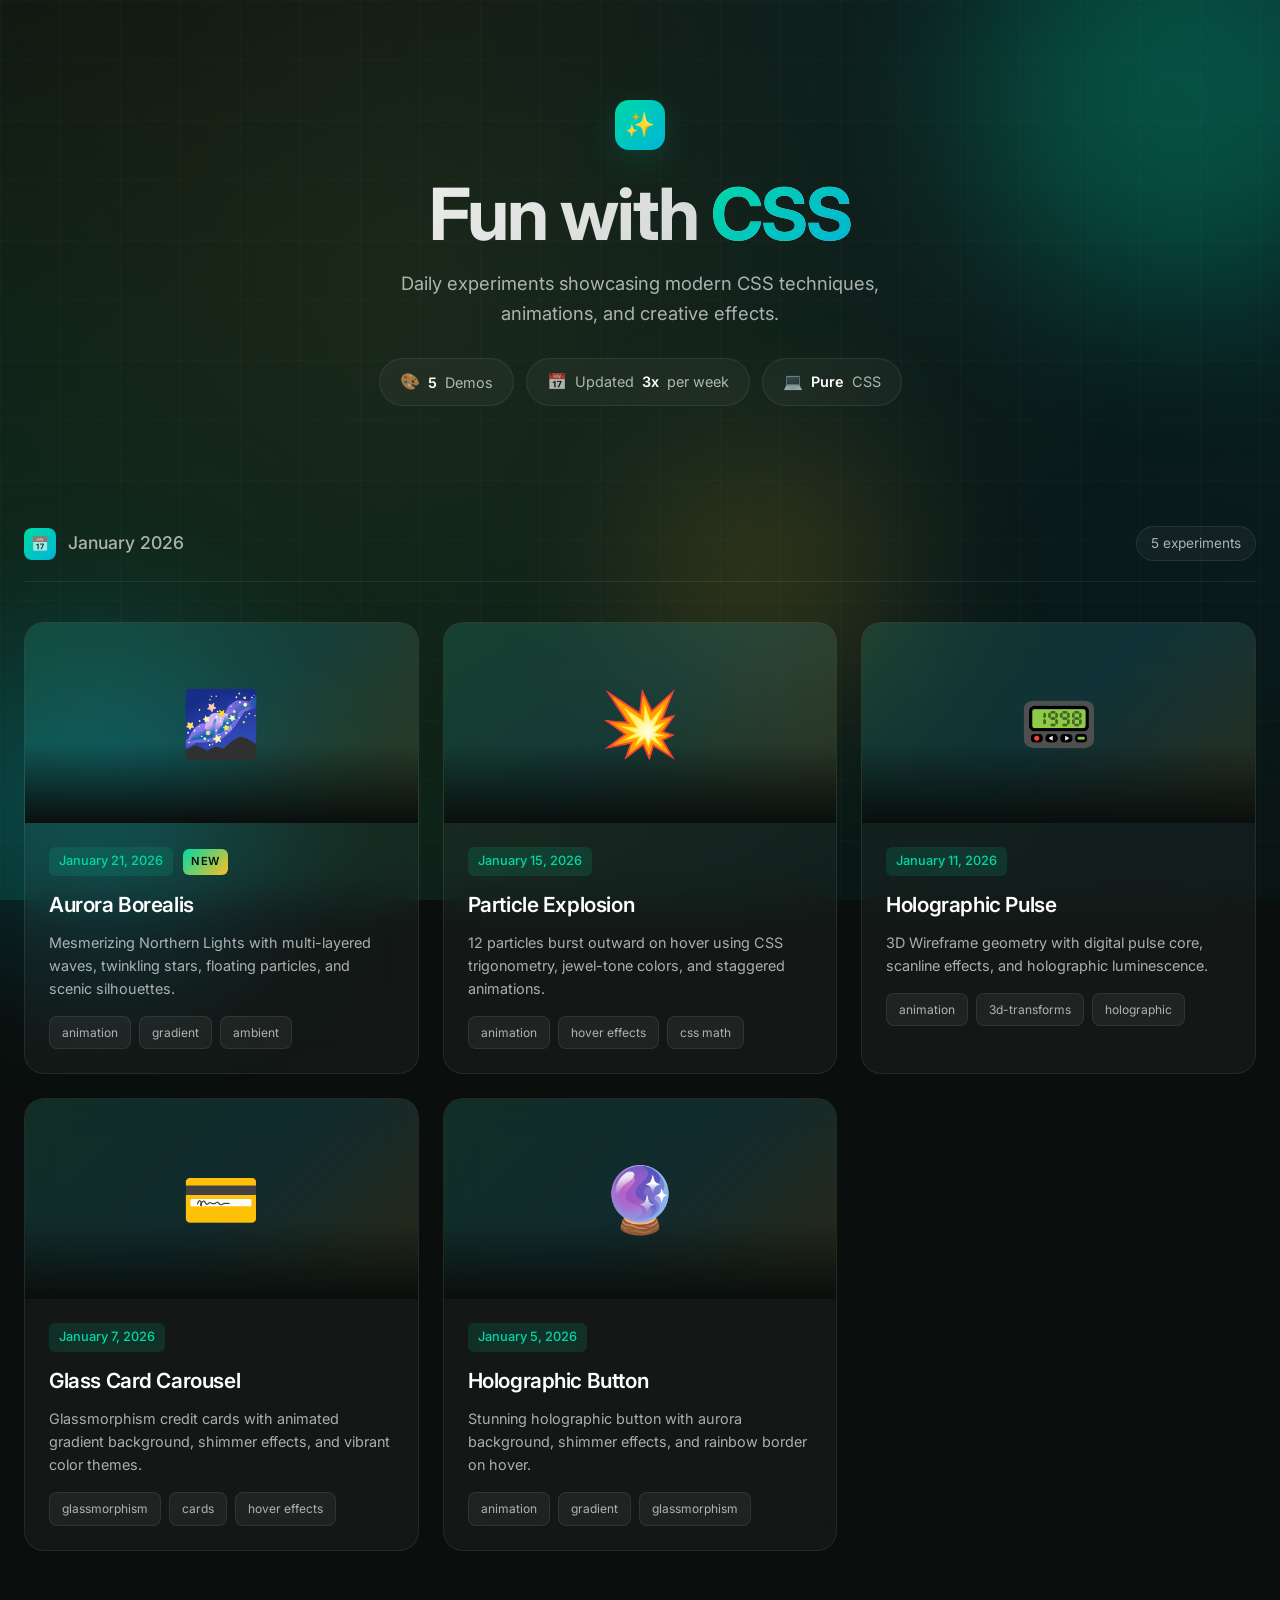
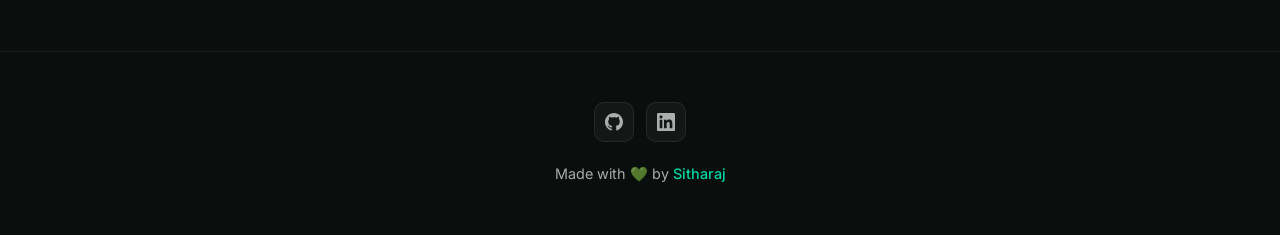
<file: index.html>
<!DOCTYPE html>
<html lang="en">

<head>
    <meta charset="UTF-8">
    <meta name="viewport" content="width=device-width, initial-scale=1.0">
    <title>Fun with CSS | Daily CSS Experiments</title>
    <link href="https://fonts.googleapis.com/css2?family=Inter:wght@300;400;500;600;700&display=swap" rel="stylesheet">
    <style>
        :root {
            --bg: #0a0f0d;
            --card-bg: rgba(255, 255, 255, 0.04);
            --card-bg-hover: rgba(255, 255, 255, 0.08);
            --border: rgba(255, 255, 255, 0.08);
            --border-hover: rgba(255, 255, 255, 0.18);
            --text: #fff;
            --text-muted: rgba(255, 255, 255, 0.65);
            --accent: #00d9a5;
            --accent-2: #00b4d8;
            --accent-3: #fbbf24;
            --glow: rgba(0, 217, 165, 0.4);
        }

        * {
            margin: 0;
            padding: 0;
            box-sizing: border-box;
        }

        body {
            min-height: 100vh;
            background: var(--bg);
            font-family: 'Inter', -apple-system, BlinkMacSystemFont, sans-serif;
            color: var(--text);
            line-height: 1.6;
            overflow-x: hidden;
        }

        /* Animated Background */
        .bg-gradient {
            position: fixed;
            top: 0;
            left: 0;
            width: 100%;
            height: 100%;
            pointer-events: none;
            z-index: 0;
            overflow: hidden;
        }

        .bg-gradient::before {
            content: '';
            position: absolute;
            top: -50%;
            left: -50%;
            width: 200%;
            height: 200%;
            background:
                radial-gradient(circle at 20% 80%, rgba(0, 217, 165, 0.15) 0%, transparent 50%),
                radial-gradient(circle at 80% 20%, rgba(0, 180, 216, 0.15) 0%, transparent 50%),
                radial-gradient(circle at 40% 40%, rgba(251, 191, 36, 0.08) 0%, transparent 40%);
            animation: bg-rotate 20s linear infinite;
        }

        @keyframes bg-rotate {
            0% { transform: rotate(0deg); }
            100% { transform: rotate(360deg); }
        }

        /* Floating Orbs */
        .orb {
            position: fixed;
            border-radius: 50%;
            filter: blur(80px);
            pointer-events: none;
            z-index: 0;
        }

        .orb-1 {
            width: 400px;
            height: 400px;
            background: rgba(0, 217, 165, 0.25);
            top: -100px;
            right: -100px;
            animation: float-1 15s ease-in-out infinite;
        }

        .orb-2 {
            width: 300px;
            height: 300px;
            background: rgba(0, 180, 216, 0.25);
            bottom: -50px;
            left: -50px;
            animation: float-2 18s ease-in-out infinite;
        }

        .orb-3 {
            width: 250px;
            height: 250px;
            background: rgba(251, 191, 36, 0.15);
            top: 50%;
            left: 50%;
            animation: float-3 12s ease-in-out infinite;
        }

        @keyframes float-1 {
            0%, 100% { transform: translate(0, 0) scale(1); }
            50% { transform: translate(-50px, 50px) scale(1.1); }
        }

        @keyframes float-2 {
            0%, 100% { transform: translate(0, 0) scale(1); }
            50% { transform: translate(30px, -30px) scale(0.9); }
        }

        @keyframes float-3 {
            0%, 100% { transform: translate(-50%, -50%) scale(1); }
            50% { transform: translate(-40%, -60%) scale(1.2); }
        }

        /* Grid Pattern Overlay */
        .grid-pattern {
            position: fixed;
            top: 0;
            left: 0;
            width: 100%;
            height: 100%;
            background-image:
                linear-gradient(rgba(255, 255, 255, 0.02) 1px, transparent 1px),
                linear-gradient(90deg, rgba(255, 255, 255, 0.02) 1px, transparent 1px);
            background-size: 60px 60px;
            pointer-events: none;
            z-index: 0;
        }

        /* Content Wrapper */
        .content-wrapper {
            position: relative;
            z-index: 1;
        }

        /* Header */
        header {
            text-align: center;
            padding: 100px 20px 80px;
            position: relative;
        }

        .logo {
            display: inline-flex;
            align-items: center;
            gap: 12px;
            margin-bottom: 24px;
        }

        .logo-icon {
            width: 50px;
            height: 50px;
            background: linear-gradient(135deg, var(--accent), var(--accent-2));
            border-radius: 14px;
            display: flex;
            align-items: center;
            justify-content: center;
            font-size: 1.5rem;
            box-shadow: 0 10px 40px -10px var(--glow);
            animation: pulse-glow 3s ease-in-out infinite;
        }

        @keyframes pulse-glow {
            0%, 100% { box-shadow: 0 10px 40px -10px var(--glow); }
            50% { box-shadow: 0 10px 60px -5px var(--glow); }
        }

        header h1 {
            font-size: clamp(2.5rem, 8vw, 4.5rem);
            font-weight: 700;
            letter-spacing: -0.03em;
            background: linear-gradient(135deg, #fff 0%, rgba(255,255,255,0.7) 100%);
            -webkit-background-clip: text;
            -webkit-text-fill-color: transparent;
            background-clip: text;
            margin-bottom: 16px;
            line-height: 1.1;
        }

        header h1 span {
            background: linear-gradient(135deg, var(--accent), var(--accent-2), var(--accent-3));
            -webkit-background-clip: text;
            background-clip: text;
            background-size: 200% 200%;
            animation: gradient-shift 5s ease infinite;
        }

        @keyframes gradient-shift {
            0%, 100% { background-position: 0% 50%; }
            50% { background-position: 100% 50%; }
        }

        .subtitle {
            color: var(--text-muted);
            font-size: 1.15rem;
            max-width: 500px;
            margin: 0 auto 30px;
            font-weight: 400;
        }

        /* Stats Pills */
        .stats {
            display: flex;
            justify-content: center;
            gap: 12px;
            flex-wrap: wrap;
        }

        .stat-pill {
            display: inline-flex;
            align-items: center;
            gap: 8px;
            padding: 10px 20px;
            background: var(--card-bg);
            backdrop-filter: blur(10px);
            border: 1px solid var(--border);
            border-radius: 100px;
            font-size: 0.9rem;
            color: var(--text-muted);
            transition: all 0.3s ease;
        }

        .stat-pill:hover {
            border-color: var(--border-hover);
            background: var(--card-bg-hover);
        }

        .stat-pill .icon {
            font-size: 1rem;
        }

        .stat-pill .value {
            color: var(--text);
            font-weight: 600;
        }

        /* Main */
        main {
            max-width: 1300px;
            margin: 0 auto;
            padding: 40px 24px 100px;
        }

        /* Section Header */
        .section-header {
            display: flex;
            align-items: center;
            justify-content: space-between;
            margin-bottom: 40px;
            padding-bottom: 20px;
            border-bottom: 1px solid var(--border);
        }

        .section-title {
            display: flex;
            align-items: center;
            gap: 12px;
            font-size: 1.1rem;
            font-weight: 500;
            color: var(--text-muted);
        }

        .section-title .icon {
            width: 32px;
            height: 32px;
            background: linear-gradient(135deg, var(--accent), var(--accent-2));
            border-radius: 8px;
            display: flex;
            align-items: center;
            justify-content: center;
            font-size: 0.9rem;
        }

        .demo-count {
            font-size: 0.85rem;
            color: var(--text-muted);
            padding: 6px 14px;
            background: var(--card-bg);
            border-radius: 20px;
            border: 1px solid var(--border);
        }

        /* Demo Grid */
        .demo-grid {
            display: grid;
            grid-template-columns: repeat(auto-fill, minmax(340px, 1fr));
            gap: 24px;
        }

        /* Demo Card */
        .demo-card {
            position: relative;
            background: var(--card-bg);
            backdrop-filter: blur(20px);
            border: 1px solid var(--border);
            border-radius: 20px;
            overflow: hidden;
            transition: all 0.4s cubic-bezier(0.4, 0, 0.2, 1);
        }

        .demo-card::before {
            content: '';
            position: absolute;
            inset: 0;
            background: linear-gradient(135deg,
                rgba(0, 217, 165, 0.08) 0%,
                transparent 50%,
                rgba(0, 180, 216, 0.08) 100%);
            opacity: 0;
            transition: opacity 0.4s ease;
        }

        .demo-card:hover {
            transform: translateY(-8px);
            border-color: rgba(0, 217, 165, 0.4);
            box-shadow:
                0 25px 50px -12px rgba(0, 0, 0, 0.5),
                0 0 0 1px rgba(0, 217, 165, 0.15),
                0 20px 40px -20px var(--glow);
        }

        .demo-card:hover::before {
            opacity: 1;
        }

        .demo-card a {
            text-decoration: none;
            color: inherit;
            display: block;
            position: relative;
            z-index: 1;
        }

        .demo-preview {
            height: 200px;
            background: linear-gradient(135deg,
                rgba(0, 217, 165, 0.12) 0%,
                rgba(0, 180, 216, 0.12) 50%,
                rgba(251, 191, 36, 0.1) 100%);
            display: flex;
            align-items: center;
            justify-content: center;
            font-size: 4rem;
            position: relative;
            overflow: hidden;
        }

        .demo-preview::before {
            content: '';
            position: absolute;
            inset: 0;
            background: linear-gradient(to bottom, transparent 60%, var(--bg));
        }

        /* Shimmer Effect on Hover */
        .demo-preview::after {
            content: '';
            position: absolute;
            top: 0;
            left: -100%;
            width: 100%;
            height: 100%;
            background: linear-gradient(90deg,
                transparent,
                rgba(255, 255, 255, 0.1),
                transparent);
            transition: left 0.6s ease;
        }

        .demo-card:hover .demo-preview::after {
            left: 100%;
        }

        .demo-preview .emoji {
            position: relative;
            z-index: 1;
            transition: transform 0.4s cubic-bezier(0.4, 0, 0.2, 1);
        }

        .demo-card:hover .demo-preview .emoji {
            transform: scale(1.2);
        }

        .demo-info {
            padding: 24px;
        }

        .demo-meta {
            display: flex;
            align-items: center;
            gap: 10px;
            margin-bottom: 12px;
        }

        .demo-date {
            font-size: 0.8rem;
            color: var(--accent);
            font-weight: 500;
            padding: 4px 10px;
            background: rgba(0, 217, 165, 0.12);
            border-radius: 6px;
        }

        .demo-new {
            font-size: 0.7rem;
            font-weight: 600;
            color: #0a0f0d;
            padding: 4px 8px;
            background: linear-gradient(135deg, var(--accent), var(--accent-3));
            border-radius: 6px;
            text-transform: uppercase;
            letter-spacing: 0.05em;
        }

        .demo-title {
            font-size: 1.3rem;
            font-weight: 600;
            margin-bottom: 10px;
            letter-spacing: -0.02em;
            transition: color 0.3s ease;
        }

        .demo-card:hover .demo-title {
            background: linear-gradient(135deg, var(--accent), var(--accent-2));
            -webkit-background-clip: text;
            -webkit-text-fill-color: transparent;
            background-clip: text;
        }

        .demo-desc {
            font-size: 0.9rem;
            color: var(--text-muted);
            line-height: 1.6;
        }

        .demo-tags {
            display: flex;
            gap: 8px;
            margin-top: 16px;
            flex-wrap: wrap;
        }

        .demo-tags span {
            padding: 6px 12px;
            background: rgba(255, 255, 255, 0.05);
            border: 1px solid var(--border);
            border-radius: 8px;
            font-size: 0.75rem;
            color: var(--text-muted);
            transition: all 0.3s ease;
        }

        .demo-card:hover .demo-tags span {
            border-color: rgba(0, 217, 165, 0.25);
            background: rgba(0, 217, 165, 0.1);
            color: var(--accent);
        }

        /* View Arrow */
        .view-arrow {
            position: absolute;
            bottom: 24px;
            right: 24px;
            width: 36px;
            height: 36px;
            background: var(--card-bg);
            border: 1px solid var(--border);
            border-radius: 50%;
            display: flex;
            align-items: center;
            justify-content: center;
            opacity: 0;
            transform: translateX(-10px);
            transition: all 0.3s ease;
        }

        .view-arrow svg {
            width: 16px;
            height: 16px;
            stroke: var(--text-muted);
            transition: stroke 0.3s ease;
        }

        .demo-card:hover .view-arrow {
            opacity: 1;
            transform: translateX(0);
        }

        .demo-card:hover .view-arrow svg {
            stroke: var(--accent);
        }

        /* Footer */
        footer {
            text-align: center;
            padding: 50px 20px;
            border-top: 1px solid var(--border);
            color: var(--text-muted);
            font-size: 0.9rem;
            position: relative;
            z-index: 1;
        }

        .footer-content {
            display: flex;
            flex-direction: column;
            align-items: center;
            gap: 20px;
        }

        .social-links {
            display: flex;
            gap: 12px;
        }

        .social-links a {
            width: 40px;
            height: 40px;
            background: var(--card-bg);
            border: 1px solid var(--border);
            border-radius: 10px;
            display: flex;
            align-items: center;
            justify-content: center;
            color: var(--text-muted);
            text-decoration: none;
            transition: all 0.3s ease;
        }

        .social-links a:hover {
            border-color: var(--accent);
            color: var(--accent);
            transform: translateY(-3px);
        }

        .social-links a svg {
            width: 18px;
            height: 18px;
        }

        footer p a {
            color: var(--accent);
            text-decoration: none;
            font-weight: 500;
        }

        footer p a:hover {
            text-decoration: underline;
        }

        /* Responsive */
        @media (max-width: 768px) {
            header {
                padding: 80px 20px 60px;
            }

            header h1 {
                font-size: 2.5rem;
            }

            .demo-grid {
                grid-template-columns: 1fr;
            }

            .section-header {
                flex-direction: column;
                align-items: flex-start;
                gap: 12px;
            }

            .stats {
                width: 100%;
            }

            .stat-pill {
                flex: 1;
                justify-content: center;
            }
        }

        @media (max-width: 480px) {
            .demo-preview {
                height: 160px;
                font-size: 3rem;
            }

            .demo-info {
                padding: 20px;
            }
        }
    </style>
</head>

<body>
    <!-- Background Effects -->
    <div class="bg-gradient"></div>
    <div class="grid-pattern"></div>
    <div class="orb orb-1"></div>
    <div class="orb orb-2"></div>
    <div class="orb orb-3"></div>

    <div class="content-wrapper">
        <header>
            <div class="logo">
                <div class="logo-icon">✨</div>
            </div>
            <h1>Fun with <span>CSS</span></h1>
            <p class="subtitle">Daily experiments showcasing modern CSS techniques, animations, and creative effects.</p>
            <div class="stats">
                <div class="stat-pill">
                    <span class="icon">🎨</span>
                    <span class="value">5</span> Demos
                </div>
                <div class="stat-pill">
                    <span class="icon">📅</span>
                    Updated <span class="value">3x</span> per week
                </div>
                <div class="stat-pill">
                    <span class="icon">💻</span>
                    <span class="value">Pure</span> CSS
                </div>
            </div>
        </header>

        <main>
            <div class="section-header">
                <h2 class="section-title">
                    <span class="icon">📅</span>
                    January 2026
                </h2>
                <span class="demo-count">5 experiments</span>
            </div>

            <div class="demo-grid">

                <article class="demo-card">
                    <a href="./2026/01/21-aurora-borealis/index.html">
                        <div class="demo-preview">
                            <span class="emoji">🌌</span>
                        </div>
                        <div class="demo-info">
                            <div class="demo-meta">
                                <div class="demo-date">January 21, 2026</div>
                                <div class="demo-new">New</div>
                            </div>
                            <h3 class="demo-title">Aurora Borealis</h3>
                            <p class="demo-desc">Mesmerizing Northern Lights with multi-layered waves, twinkling stars, floating particles, and scenic silhouettes.</p>
                            <div class="demo-tags">
                                <span>animation</span>
                                <span>gradient</span>
                                <span>ambient</span>
                            </div>
                        </div>
                        <div class="view-arrow">
                            <svg viewBox="0 0 24 24" fill="none" stroke="currentColor" stroke-width="2">
                                <path d="M5 12h14M12 5l7 7-7 7"/>
                            </svg>
                        </div>
                    </a>
                </article>

                <article class="demo-card">
                    <a href="./2026/01/15-particle-explosion/index.html">
                        <div class="demo-preview">
                            <span class="emoji">💥</span>
                        </div>
                        <div class="demo-info">
                            <div class="demo-meta">
                                <div class="demo-date">January 15, 2026</div>
                            </div>
                            <h3 class="demo-title">Particle Explosion</h3>
                            <p class="demo-desc">12 particles burst outward on hover using CSS trigonometry, jewel-tone colors, and staggered animations.</p>
                            <div class="demo-tags">
                                <span>animation</span>
                                <span>hover effects</span>
                                <span>css math</span>
                            </div>
                        </div>
                        <div class="view-arrow">
                            <svg viewBox="0 0 24 24" fill="none" stroke="currentColor" stroke-width="2">
                                <path d="M5 12h14M12 5l7 7-7 7"/>
                            </svg>
                        </div>
                    </a>
                </article>

                <article class="demo-card">
                    <a href="./2026/01/11-holographic-pulse/index.html">
                        <div class="demo-preview">
                            <span class="emoji">📟</span>
                        </div>
                        <div class="demo-info">
                            <div class="demo-meta">
                                <div class="demo-date">January 11, 2026</div>
                            </div>
                            <h3 class="demo-title">Holographic Pulse</h3>
                            <p class="demo-desc">3D Wireframe geometry with digital pulse core, scanline effects, and holographic luminescence.</p>
                            <div class="demo-tags">
                                <span>animation</span>
                                <span>3d-transforms</span>
                                <span>holographic</span>
                            </div>
                        </div>
                        <div class="view-arrow">
                            <svg viewBox="0 0 24 24" fill="none" stroke="currentColor" stroke-width="2">
                                <path d="M5 12h14M12 5l7 7-7 7"/>
                            </svg>
                        </div>
                    </a>
                </article>

                <article class="demo-card">
                    <a href="./2026/01/07-glass-card/index.html">
                        <div class="demo-preview">
                            <span class="emoji">💳</span>
                        </div>
                        <div class="demo-info">
                            <div class="demo-meta">
                                <div class="demo-date">January 7, 2026</div>
                            </div>
                            <h3 class="demo-title">Glass Card Carousel</h3>
                            <p class="demo-desc">Glassmorphism credit cards with animated gradient background, shimmer effects, and vibrant color themes.</p>
                            <div class="demo-tags">
                                <span>glassmorphism</span>
                                <span>cards</span>
                                <span>hover effects</span>
                            </div>
                        </div>
                        <div class="view-arrow">
                            <svg viewBox="0 0 24 24" fill="none" stroke="currentColor" stroke-width="2">
                                <path d="M5 12h14M12 5l7 7-7 7"/>
                            </svg>
                        </div>
                    </a>
                </article>

                <article class="demo-card">
                    <a href="./2026/01/05-neon-button/index.html">
                        <div class="demo-preview">
                            <span class="emoji">🔮</span>
                        </div>
                        <div class="demo-info">
                            <div class="demo-meta">
                                <div class="demo-date">January 5, 2026</div>
                            </div>
                            <h3 class="demo-title">Holographic Button</h3>
                            <p class="demo-desc">Stunning holographic button with aurora background, shimmer effects, and rainbow border on hover.</p>
                            <div class="demo-tags">
                                <span>animation</span>
                                <span>gradient</span>
                                <span>glassmorphism</span>
                            </div>
                        </div>
                        <div class="view-arrow">
                            <svg viewBox="0 0 24 24" fill="none" stroke="currentColor" stroke-width="2">
                                <path d="M5 12h14M12 5l7 7-7 7"/>
                            </svg>
                        </div>
                    </a>
                </article>

                <!-- Add more demo cards here as you create them -->

            </div>
        </main>

        <footer>
            <div class="footer-content">
                <div class="social-links">
                    <a href="https://github.com/sitharaj88" target="_blank" title="GitHub">
                        <svg viewBox="0 0 24 24" fill="currentColor">
                            <path d="M12 0c-6.626 0-12 5.373-12 12 0 5.302 3.438 9.8 8.207 11.387.599.111.793-.261.793-.577v-2.234c-3.338.726-4.033-1.416-4.033-1.416-.546-1.387-1.333-1.756-1.333-1.756-1.089-.745.083-.729.083-.729 1.205.084 1.839 1.237 1.839 1.237 1.07 1.834 2.807 1.304 3.492.997.107-.775.418-1.305.762-1.604-2.665-.305-5.467-1.334-5.467-5.931 0-1.311.469-2.381 1.236-3.221-.124-.303-.535-1.524.117-3.176 0 0 1.008-.322 3.301 1.23.957-.266 1.983-.399 3.003-.404 1.02.005 2.047.138 3.006.404 2.291-1.552 3.297-1.23 3.297-1.23.653 1.653.242 2.874.118 3.176.77.84 1.235 1.911 1.235 3.221 0 4.609-2.807 5.624-5.479 5.921.43.372.823 1.102.823 2.222v3.293c0 .319.192.694.801.576 4.765-1.589 8.199-6.086 8.199-11.386 0-6.627-5.373-12-12-12z"/>
                        </svg>
                    </a>
                    <a href="https://www.linkedin.com/in/sitharaj08/" target="_blank" title="LinkedIn">
                        <svg viewBox="0 0 24 24" fill="currentColor">
                            <path d="M20.447 20.452h-3.554v-5.569c0-1.328-.027-3.037-1.852-3.037-1.853 0-2.136 1.445-2.136 2.939v5.667H9.351V9h3.414v1.561h.046c.477-.9 1.637-1.85 3.37-1.85 3.601 0 4.267 2.37 4.267 5.455v6.286zM5.337 7.433c-1.144 0-2.063-.926-2.063-2.065 0-1.138.92-2.063 2.063-2.063 1.14 0 2.064.925 2.064 2.063 0 1.139-.925 2.065-2.064 2.065zm1.782 13.019H3.555V9h3.564v11.452zM22.225 0H1.771C.792 0 0 .774 0 1.729v20.542C0 23.227.792 24 1.771 24h20.451C23.2 24 24 23.227 24 22.271V1.729C24 .774 23.2 0 22.222 0h.003z"/>
                        </svg>
                    </a>
                </div>
                <p>Made with 💚 by <a href="https://github.com/sitharaj88" target="_blank">Sitharaj</a></p>
            </div>
        </footer>
    </div>

</body>

</html>
</file>
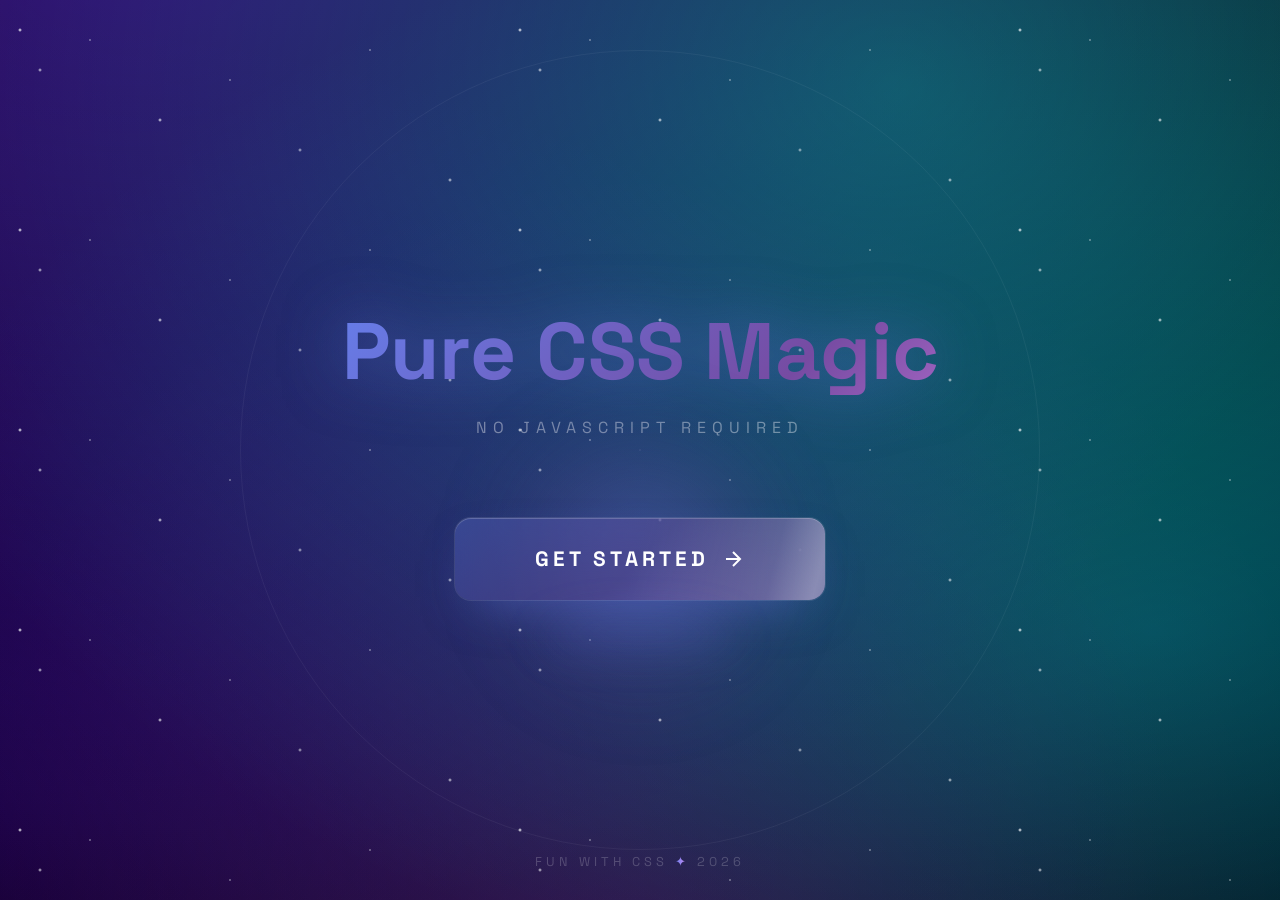
<file: 2026/01/05-neon-button/index.html>
<!DOCTYPE html>
<html lang="en">

<head>
    <meta charset="UTF-8">
    <meta name="viewport" content="width=device-width, initial-scale=1.0">
    <title>Holographic Button | Fun with CSS</title>
    <link href="https://fonts.googleapis.com/css2?family=Space+Grotesk:wght@500;700&display=swap" rel="stylesheet">
    <style>
        * {
            margin: 0;
            padding: 0;
            box-sizing: border-box;
        }

        body {
            min-height: 100vh;
            display: flex;
            align-items: center;
            justify-content: center;
            background: #000;
            font-family: 'Space Grotesk', sans-serif;
            overflow: hidden;
        }

        /* ========== AURORA BACKGROUND ========== */
        .aurora {
            position: fixed;
            top: 0;
            left: 0;
            width: 100%;
            height: 100%;
            background: linear-gradient(to bottom, #0a0a1a 0%, #000 100%);
            overflow: hidden;
        }

        .aurora::before,
        .aurora::after {
            content: '';
            position: absolute;
            width: 200%;
            height: 200%;
            top: -50%;
            left: -50%;
            animation: aurora 15s ease-in-out infinite;
        }

        .aurora::before {
            background:
                radial-gradient(ellipse at 30% 20%, rgba(120, 0, 255, 0.4) 0%, transparent 50%),
                radial-gradient(ellipse at 70% 60%, rgba(0, 200, 255, 0.3) 0%, transparent 50%),
                radial-gradient(ellipse at 50% 80%, rgba(255, 0, 150, 0.2) 0%, transparent 40%);
            animation-delay: 0s;
        }

        .aurora::after {
            background:
                radial-gradient(ellipse at 60% 30%, rgba(0, 255, 200, 0.3) 0%, transparent 50%),
                radial-gradient(ellipse at 20% 70%, rgba(100, 0, 255, 0.25) 0%, transparent 45%);
            animation-delay: -7s;
        }

        @keyframes aurora {

            0%,
            100% {
                transform: translate(0, 0) rotate(0deg) scale(1);
            }

            25% {
                transform: translate(5%, 5%) rotate(5deg) scale(1.1);
            }

            50% {
                transform: translate(-5%, 10%) rotate(-5deg) scale(1);
            }

            75% {
                transform: translate(10%, -5%) rotate(3deg) scale(1.05);
            }
        }

        /* ========== STARS ========== */
        .stars {
            position: fixed;
            top: 0;
            left: 0;
            width: 100%;
            height: 100%;
            background-image:
                radial-gradient(2px 2px at 20px 30px, #fff, transparent),
                radial-gradient(2px 2px at 40px 70px, rgba(255, 255, 255, 0.8), transparent),
                radial-gradient(1px 1px at 90px 40px, #fff, transparent),
                radial-gradient(2px 2px at 160px 120px, rgba(255, 255, 255, 0.9), transparent),
                radial-gradient(1px 1px at 230px 80px, #fff, transparent),
                radial-gradient(2px 2px at 300px 150px, rgba(255, 255, 255, 0.7), transparent),
                radial-gradient(1px 1px at 370px 50px, #fff, transparent),
                radial-gradient(2px 2px at 450px 180px, rgba(255, 255, 255, 0.8), transparent);
            background-size: 500px 200px;
            animation: twinkle 5s ease-in-out infinite;
        }

        @keyframes twinkle {

            0%,
            100% {
                opacity: 1;
            }

            50% {
                opacity: 0.6;
            }
        }

        /* ========== MAIN CONTAINER ========== */
        .container {
            position: relative;
            z-index: 10;
            display: flex;
            flex-direction: column;
            align-items: center;
            gap: 80px;
        }

        /* ========== TITLE ========== */
        .title {
            text-align: center;
        }

        .title h1 {
            font-size: clamp(2.5rem, 10vw, 5rem);
            font-weight: 700;
            color: transparent;
            background: linear-gradient(135deg,
                    #667eea 0%,
                    #764ba2 25%,
                    #f093fb 50%,
                    #f5576c 75%,
                    #4facfe 100%);
            background-size: 300% 300%;
            -webkit-background-clip: text;
            background-clip: text;
            animation: holographic 4s ease infinite;
            filter: drop-shadow(0 0 30px rgba(102, 126, 234, 0.5));
        }

        @keyframes holographic {
            0% {
                background-position: 0% 50%;
            }

            50% {
                background-position: 100% 50%;
            }

            100% {
                background-position: 0% 50%;
            }
        }

        .title p {
            margin-top: 15px;
            font-size: 1rem;
            letter-spacing: 6px;
            text-transform: uppercase;
            color: rgba(255, 255, 255, 0.4);
        }

        /* ========== THE ULTIMATE BUTTON ========== */
        .btn-container {
            position: relative;
            perspective: 1000px;
        }

        .holographic-btn {
            position: relative;
            padding: 28px 80px;
            font-family: 'Space Grotesk', sans-serif;
            font-size: 1.3rem;
            font-weight: 700;
            letter-spacing: 4px;
            text-transform: uppercase;
            color: #fff;
            background: linear-gradient(135deg,
                    rgba(102, 126, 234, 0.3) 0%,
                    rgba(118, 75, 162, 0.3) 50%,
                    rgba(240, 147, 251, 0.3) 100%);
            border: none;
            border-radius: 16px;
            cursor: pointer;
            overflow: hidden;
            transform-style: preserve-3d;
            transition: all 0.5s cubic-bezier(0.23, 1, 0.32, 1);
            backdrop-filter: blur(20px);
            box-shadow:
                0 0 0 1px rgba(255, 255, 255, 0.1),
                0 20px 50px -20px rgba(102, 126, 234, 0.5),
                inset 0 1px 0 rgba(255, 255, 255, 0.2);
        }

        /* Holographic shimmer layer */
        .holographic-btn::before {
            content: '';
            position: absolute;
            top: 0;
            left: 0;
            right: 0;
            bottom: 0;
            background: linear-gradient(105deg,
                    transparent 20%,
                    rgba(255, 255, 255, 0.1) 35%,
                    rgba(255, 255, 255, 0.3) 40%,
                    rgba(255, 255, 255, 0.1) 45%,
                    transparent 60%);
            background-size: 250% 100%;
            animation: shimmer 3s ease-in-out infinite;
            border-radius: 16px;
        }

        @keyframes shimmer {
            0% {
                background-position: 200% 0;
            }

            100% {
                background-position: -200% 0;
            }
        }

        /* Rainbow border glow */
        .holographic-btn::after {
            content: '';
            position: absolute;
            top: -3px;
            left: -3px;
            right: -3px;
            bottom: -3px;
            background: linear-gradient(90deg,
                    #ff0080,
                    #ff8c00,
                    #40e0d0,
                    #7b68ee,
                    #ff0080);
            background-size: 400% 100%;
            border-radius: 18px;
            z-index: -1;
            animation: rainbowBorder 3s linear infinite;
            opacity: 0;
            transition: opacity 0.3s ease;
        }

        @keyframes rainbowBorder {
            0% {
                background-position: 0% 50%;
            }

            100% {
                background-position: 400% 50%;
            }
        }

        .holographic-btn:hover::after {
            opacity: 1;
        }

        /* Button text */
        .holographic-btn span {
            position: relative;
            z-index: 2;
            display: flex;
            align-items: center;
            gap: 12px;
        }

        .holographic-btn span svg {
            width: 24px;
            height: 24px;
            transition: transform 0.3s ease;
        }

        /* Hover effects */
        .holographic-btn:hover {
            transform: translateY(-8px) scale(1.02);
            box-shadow:
                0 0 0 1px rgba(255, 255, 255, 0.2),
                0 30px 60px -20px rgba(102, 126, 234, 0.7),
                0 0 100px -10px rgba(240, 147, 251, 0.4),
                inset 0 1px 0 rgba(255, 255, 255, 0.3);
        }

        .holographic-btn:hover span svg {
            transform: translateX(5px);
        }

        .holographic-btn:active {
            transform: translateY(-4px) scale(0.98);
        }

        /* Glow orb behind button */
        .glow-orb {
            position: absolute;
            width: 300px;
            height: 300px;
            border-radius: 50%;
            background: radial-gradient(circle,
                    rgba(102, 126, 234, 0.4) 0%,
                    rgba(118, 75, 162, 0.2) 40%,
                    transparent 70%);
            top: 50%;
            left: 50%;
            transform: translate(-50%, -50%);
            z-index: -1;
            filter: blur(40px);
            animation: orbPulse 4s ease-in-out infinite;
        }

        @keyframes orbPulse {

            0%,
            100% {
                transform: translate(-50%, -50%) scale(1);
                opacity: 0.6;
            }

            50% {
                transform: translate(-50%, -50%) scale(1.2);
                opacity: 1;
            }
        }

        /* Floor reflection */
        .reflection {
            position: absolute;
            bottom: -60px;
            left: 50%;
            transform: translateX(-50%);
            width: 200px;
            height: 40px;
            background: linear-gradient(to bottom,
                    rgba(102, 126, 234, 0.3) 0%,
                    transparent 100%);
            filter: blur(20px);
            border-radius: 50%;
            transition: all 0.5s ease;
        }

        .btn-container:hover .reflection {
            width: 280px;
            height: 60px;
            opacity: 1;
        }

        /* ========== FLOATING BUBBLES ========== */
        .bubbles {
            position: fixed;
            width: 100%;
            height: 100%;
            pointer-events: none;
            overflow: hidden;
        }

        .bubble {
            position: absolute;
            bottom: -100px;
            background: linear-gradient(135deg,
                    rgba(255, 255, 255, 0.1) 0%,
                    rgba(255, 255, 255, 0.05) 100%);
            border: 1px solid rgba(255, 255, 255, 0.1);
            border-radius: 50%;
            animation: rise 10s infinite ease-in;
            opacity: 0;
        }

        .bubble:nth-child(1) {
            width: 60px;
            height: 60px;
            left: 10%;
            animation-delay: 0s;
            animation-duration: 12s;
        }

        .bubble:nth-child(2) {
            width: 40px;
            height: 40px;
            left: 25%;
            animation-delay: 2s;
            animation-duration: 10s;
        }

        .bubble:nth-child(3) {
            width: 80px;
            height: 80px;
            left: 40%;
            animation-delay: 4s;
            animation-duration: 14s;
        }

        .bubble:nth-child(4) {
            width: 50px;
            height: 50px;
            left: 55%;
            animation-delay: 1s;
            animation-duration: 11s;
        }

        .bubble:nth-child(5) {
            width: 70px;
            height: 70px;
            left: 70%;
            animation-delay: 3s;
            animation-duration: 13s;
        }

        .bubble:nth-child(6) {
            width: 45px;
            height: 45px;
            left: 85%;
            animation-delay: 5s;
            animation-duration: 9s;
        }

        @keyframes rise {
            0% {
                transform: translateY(0) scale(0);
                opacity: 0;
            }

            10% {
                opacity: 1;
            }

            90% {
                opacity: 1;
            }

            100% {
                transform: translateY(-110vh) scale(1);
                opacity: 0;
            }
        }

        /* ========== LABEL ========== */
        .label {
            position: fixed;
            bottom: 30px;
            font-size: 0.8rem;
            letter-spacing: 4px;
            text-transform: uppercase;
            color: rgba(255, 255, 255, 0.2);
        }

        .label span {
            background: linear-gradient(90deg, #667eea, #f093fb);
            -webkit-background-clip: text;
            -webkit-text-fill-color: transparent;
            background-clip: text;
        }

        /* ========== DECORATIVE RINGS ========== */
        .ring {
            position: fixed;
            border: 1px solid rgba(255, 255, 255, 0.05);
            border-radius: 50%;
            pointer-events: none;
        }

        .ring:nth-child(1) {
            width: 400px;
            height: 400px;
            top: 50%;
            left: 50%;
            transform: translate(-50%, -50%);
            animation: ringPulse 6s ease-in-out infinite;
        }

        .ring:nth-child(2) {
            width: 600px;
            height: 600px;
            top: 50%;
            left: 50%;
            transform: translate(-50%, -50%);
            animation: ringPulse 6s ease-in-out infinite;
            animation-delay: -2s;
        }

        .ring:nth-child(3) {
            width: 800px;
            height: 800px;
            top: 50%;
            left: 50%;
            transform: translate(-50%, -50%);
            animation: ringPulse 6s ease-in-out infinite;
            animation-delay: -4s;
        }

        @keyframes ringPulse {

            0%,
            100% {
                transform: translate(-50%, -50%) scale(0.8);
                opacity: 0.3;
            }

            50% {
                transform: translate(-50%, -50%) scale(1);
                opacity: 0.1;
            }
        }
    </style>
</head>

<body>

    <!-- Background -->
    <div class="aurora"></div>
    <div class="stars"></div>

    <!-- Decorative Rings -->
    <div class="ring"></div>
    <div class="ring"></div>
    <div class="ring"></div>

    <!-- Bubbles -->
    <div class="bubbles">
        <div class="bubble"></div>
        <div class="bubble"></div>
        <div class="bubble"></div>
        <div class="bubble"></div>
        <div class="bubble"></div>
        <div class="bubble"></div>
    </div>

    <!-- Main Content -->
    <div class="container">
        <div class="title">
            <h1>Pure CSS Magic</h1>
            <p>No JavaScript Required</p>
        </div>

        <div class="btn-container">
            <div class="glow-orb"></div>
            <button class="holographic-btn">
                <span>
                    Get Started
                    <svg viewBox="0 0 24 24" fill="none" stroke="currentColor" stroke-width="2">
                        <path d="M5 12h14M12 5l7 7-7 7" />
                    </svg>
                </span>
            </button>
            <div class="reflection"></div>
        </div>
    </div>

    <div class="label">Fun with CSS <span>✦</span> 2026</div>

</body>

</html>
</file>
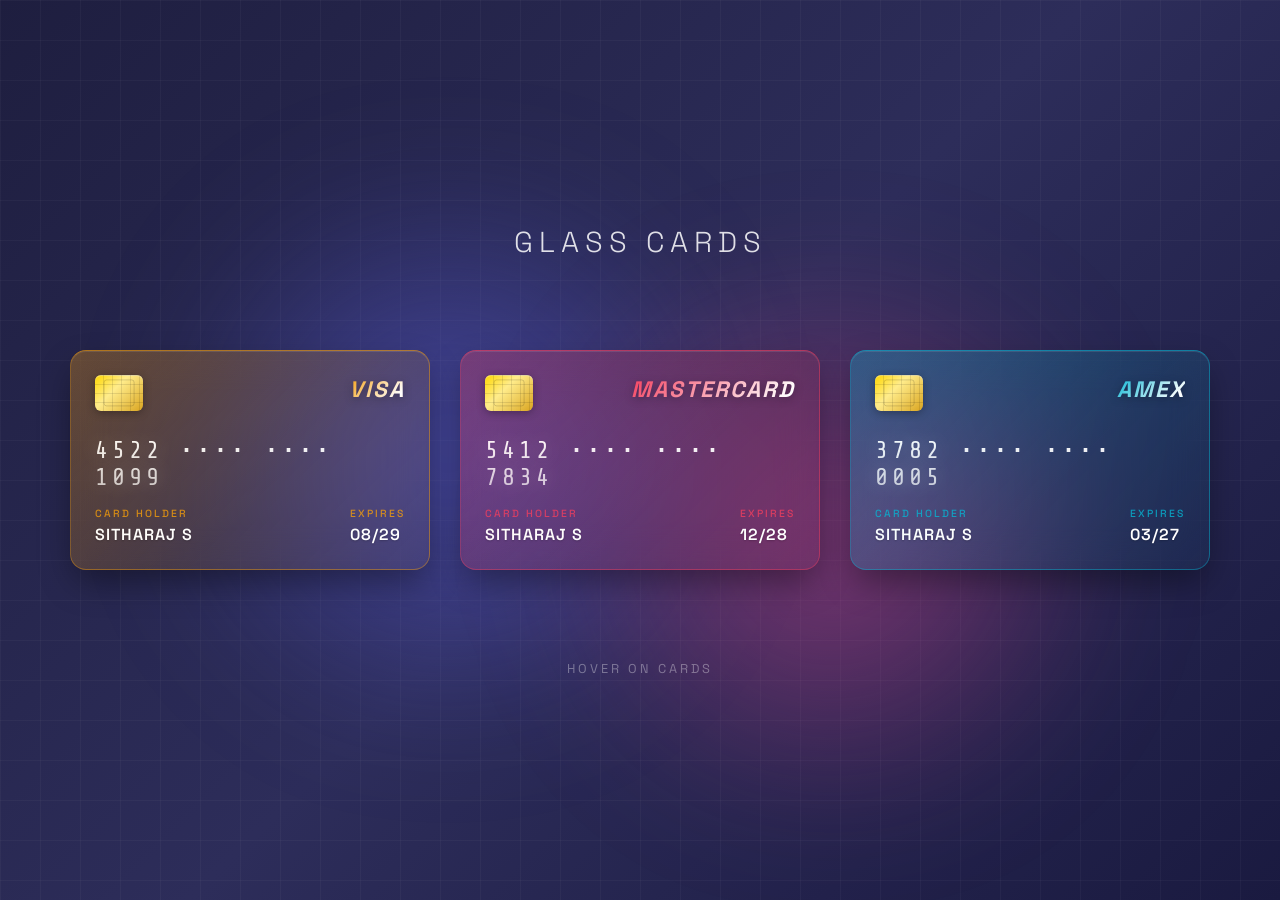
<file: 2026/01/07-glass-card/index.html>
<!DOCTYPE html>
<html lang="en">

<head>
    <meta charset="UTF-8">
    <meta name="viewport" content="width=device-width, initial-scale=1.0">
    <title>Glass Card Carousel | CSS Magic</title>
    <link
        href="https://fonts.googleapis.com/css2?family=Share+Tech+Mono&family=Space+Grotesk:wght@300;500;700&display=swap"
        rel="stylesheet">
    <style>
        :root {
            --card-width: 360px;
            --card-height: 220px;
        }

        * {
            margin: 0;
            padding: 0;
            box-sizing: border-box;
        }

        body {
            min-height: 100vh;
            display: flex;
            flex-direction: column;
            align-items: center;
            justify-content: center;
            background: #0a0a0f;
            font-family: 'Space Grotesk', sans-serif;
        }

        /* ========== ANIMATED BACKGROUND ========== */
        .bg {
            position: fixed;
            inset: 0;
            background:
                /* Grid pattern for glass contrast */
                linear-gradient(rgba(255, 255, 255, 0.03) 1px, transparent 1px),
                linear-gradient(90deg, rgba(255, 255, 255, 0.03) 1px, transparent 1px),
                /* Base gradient */
                linear-gradient(135deg, #1e1e3f 0%, #2d2d5a 50%, #1a1a40 100%);
            background-size: 40px 40px, 40px 40px, 100% 100%;
            z-index: -1;
            overflow: hidden;
        }

        .bg::before {
            content: '';
            position: absolute;
            top: 20%;
            left: 10%;
            width: 50%;
            height: 60%;
            background: radial-gradient(circle, rgba(99, 102, 241, 0.5) 0%, transparent 70%);
            filter: blur(60px);
            animation: float1 15s ease-in-out infinite;
        }

        .bg::after {
            content: '';
            position: absolute;
            top: 30%;
            right: 10%;
            width: 50%;
            height: 60%;
            background: radial-gradient(circle, rgba(236, 72, 153, 0.45) 0%, transparent 70%);
            filter: blur(60px);
            animation: float2 18s ease-in-out infinite;
        }

        @keyframes float1 {

            0%,
            100% {
                transform: translate(0, 0);
            }

            50% {
                transform: translate(50px, 30px);
            }
        }

        @keyframes float2 {

            0%,
            100% {
                transform: translate(0, 0);
            }

            50% {
                transform: translate(-40px, -30px);
            }
        }

        /* ========== TITLE ========== */
        h1 {
            color: #fff;
            font-size: 1.8rem;
            font-weight: 300;
            letter-spacing: 6px;
            text-transform: uppercase;
            margin-bottom: 50px;
            opacity: 0.85;
        }

        /* ========== CAROUSEL ========== */
        .carousel {
            display: flex;
            align-items: center;
            justify-content: center;
            gap: 30px;
            padding: 40px;
        }

        /* ========== GLASS CARD ========== */
        .card {
            position: relative;
            width: var(--card-width);
            height: var(--card-height);
            background: linear-gradient(135deg, rgba(255, 255, 255, 0.08) 0%, rgba(255, 255, 255, 0.02) 100%);
            backdrop-filter: blur(20px);
            -webkit-backdrop-filter: blur(20px);
            border: 1px solid rgba(255, 255, 255, 0.12);
            border-top-color: rgba(255, 255, 255, 0.25);
            border-radius: 16px;
            padding: 24px;
            color: #fff;
            display: flex;
            flex-direction: column;
            justify-content: space-between;
            box-shadow:
                0 15px 35px -5px rgba(0, 0, 0, 0.4),
                inset 0 1px 0 rgba(255, 255, 255, 0.1);
            transition: transform 0.4s ease, box-shadow 0.4s ease;
            cursor: pointer;
            overflow: hidden;
        }

        /* Accent color overlay */
        .card::before {
            content: '';
            position: absolute;
            inset: 0;
            background: linear-gradient(135deg, var(--accent, #667eea) 0%, transparent 60%);
            opacity: 0.08;
            border-radius: 16px;
            pointer-events: none;
            transition: opacity 0.3s ease;
        }

        /* Shimmer effect */
        .card::after {
            content: '';
            position: absolute;
            top: 0;
            left: -100%;
            width: 60%;
            height: 100%;
            background: linear-gradient(90deg, transparent, rgba(255, 255, 255, 0.15), transparent);
            transform: skewX(-20deg);
            transition: left 0.6s ease;
            pointer-events: none;
        }

        .card:hover::after {
            left: 130%;
        }

        .card:hover {
            transform: translateY(-12px) scale(1.02);
            box-shadow:
                0 25px 50px -10px rgba(0, 0, 0, 0.5),
                0 0 40px -10px var(--accent, #667eea);
        }

        .card:hover::before {
            opacity: 0.15;
        }

        /* Card variants - Vibrant contrasting colors */
        .card:nth-child(1) {
            --accent: #f59e0b;
            background: linear-gradient(135deg, rgba(245, 158, 11, 0.25) 0%, rgba(245, 158, 11, 0.05) 100%);
            border-color: rgba(245, 158, 11, 0.4);
            border-top-color: rgba(245, 158, 11, 0.6);
        }

        .card:nth-child(2) {
            --accent: #f43f5e;
            background: linear-gradient(135deg, rgba(244, 63, 94, 0.25) 0%, rgba(244, 63, 94, 0.05) 100%);
            border-color: rgba(244, 63, 94, 0.4);
            border-top-color: rgba(244, 63, 94, 0.6);
        }

        .card:nth-child(3) {
            --accent: #06b6d4;
            background: linear-gradient(135deg, rgba(6, 182, 212, 0.25) 0%, rgba(6, 182, 212, 0.05) 100%);
            border-color: rgba(6, 182, 212, 0.4);
            border-top-color: rgba(6, 182, 212, 0.6);
        }

        /* ========== CARD ELEMENTS ========== */
        .card-header {
            display: flex;
            justify-content: space-between;
            align-items: flex-start;
        }

        .chip {
            width: 48px;
            height: 36px;
            background: linear-gradient(135deg, #ffd700 0%, #ffec8b 40%, #daa520 100%);
            border-radius: 6px;
            position: relative;
            box-shadow:
                0 2px 8px rgba(0, 0, 0, 0.3),
                inset 0 1px 0 rgba(255, 255, 255, 0.4);
        }

        .chip::before {
            content: '';
            position: absolute;
            top: 50%;
            left: 50%;
            transform: translate(-50%, -50%);
            width: 60%;
            height: 70%;
            border: 1px solid rgba(0, 0, 0, 0.15);
            border-radius: 3px;
        }

        .chip::after {
            content: '';
            position: absolute;
            inset: 0;
            background:
                repeating-linear-gradient(90deg, transparent 0 8px, rgba(0, 0, 0, 0.1) 8px 9px),
                repeating-linear-gradient(0deg, transparent 0 8px, rgba(0, 0, 0, 0.1) 8px 9px);
            border-radius: 6px;
        }

        .brand {
            font-weight: 700;
            font-style: italic;
            font-size: 1.4rem;
            letter-spacing: 2px;
            background: linear-gradient(135deg, var(--accent) 0%, #fff 50%, var(--accent) 100%);
            background-size: 200% auto;
            -webkit-background-clip: text;
            -webkit-text-fill-color: transparent;
            background-clip: text;
            animation: shimmerText 3s ease-in-out infinite;
            filter: drop-shadow(0 2px 4px rgba(0, 0, 0, 0.3));
        }

        @keyframes shimmerText {

            0%,
            100% {
                background-position: 0% center;
            }

            50% {
                background-position: 200% center;
            }
        }

        .card-number {
            font-family: 'Share Tech Mono', monospace;
            font-size: 1.5rem;
            letter-spacing: 4px;
            margin: 25px 0 15px;
            text-shadow: 0 0 20px rgba(255, 255, 255, 0.3);
            background: linear-gradient(to bottom, #fff 0%, rgba(255, 255, 255, 0.7) 100%);
            -webkit-background-clip: text;
            -webkit-text-fill-color: transparent;
            background-clip: text;
        }

        .card-footer {
            display: flex;
            justify-content: space-between;
        }

        .info-group {
            display: flex;
            flex-direction: column;
            gap: 4px;
        }

        .label {
            font-size: 0.65rem;
            text-transform: uppercase;
            color: var(--accent);
            opacity: 0.8;
            letter-spacing: 2px;
            font-weight: 500;
        }

        .value {
            font-size: 1rem;
            font-weight: 600;
            letter-spacing: 1px;
            text-shadow: 0 1px 2px rgba(0, 0, 0, 0.2);
        }

        /* ========== INSTRUCTION ========== */
        .instruction {
            margin-top: 50px;
            color: rgba(255, 255, 255, 0.35);
            font-size: 0.8rem;
            letter-spacing: 3px;
            text-transform: uppercase;
        }

        /* ========== RESPONSIVE ========== */
        @media (max-width: 1200px) {
            .carousel {
                flex-direction: column;
                gap: 25px;
            }
        }
    </style>
</head>

<body>

    <div class="bg"></div>

    <h1>Glass Cards</h1>

    <div class="carousel">

        <!-- Card 1 -->
        <div class="card">
            <div class="card-header">
                <div class="chip"></div>
                <div class="brand">VISA</div>
            </div>
            <div class="card-number">4522 •••• •••• 1099</div>
            <div class="card-footer">
                <div class="info-group">
                    <span class="label">Card Holder</span>
                    <span class="value">SITHARAJ S</span>
                </div>
                <div class="info-group">
                    <span class="label">Expires</span>
                    <span class="value">08/29</span>
                </div>
            </div>
        </div>

        <!-- Card 2 -->
        <div class="card">
            <div class="card-header">
                <div class="chip"></div>
                <div class="brand">MASTERCARD</div>
            </div>
            <div class="card-number">5412 •••• •••• 7834</div>
            <div class="card-footer">
                <div class="info-group">
                    <span class="label">Card Holder</span>
                    <span class="value">SITHARAJ S</span>
                </div>
                <div class="info-group">
                    <span class="label">Expires</span>
                    <span class="value">12/28</span>
                </div>
            </div>
        </div>

        <!-- Card 3 -->
        <div class="card">
            <div class="card-header">
                <div class="chip"></div>
                <div class="brand">AMEX</div>
            </div>
            <div class="card-number">3782 •••• •••• 0005</div>
            <div class="card-footer">
                <div class="info-group">
                    <span class="label">Card Holder</span>
                    <span class="value">SITHARAJ S</span>
                </div>
                <div class="info-group">
                    <span class="label">Expires</span>
                    <span class="value">03/27</span>
                </div>
            </div>
        </div>

    </div>

    <div class="instruction">Hover on cards</div>

</body>

</html>
</file>
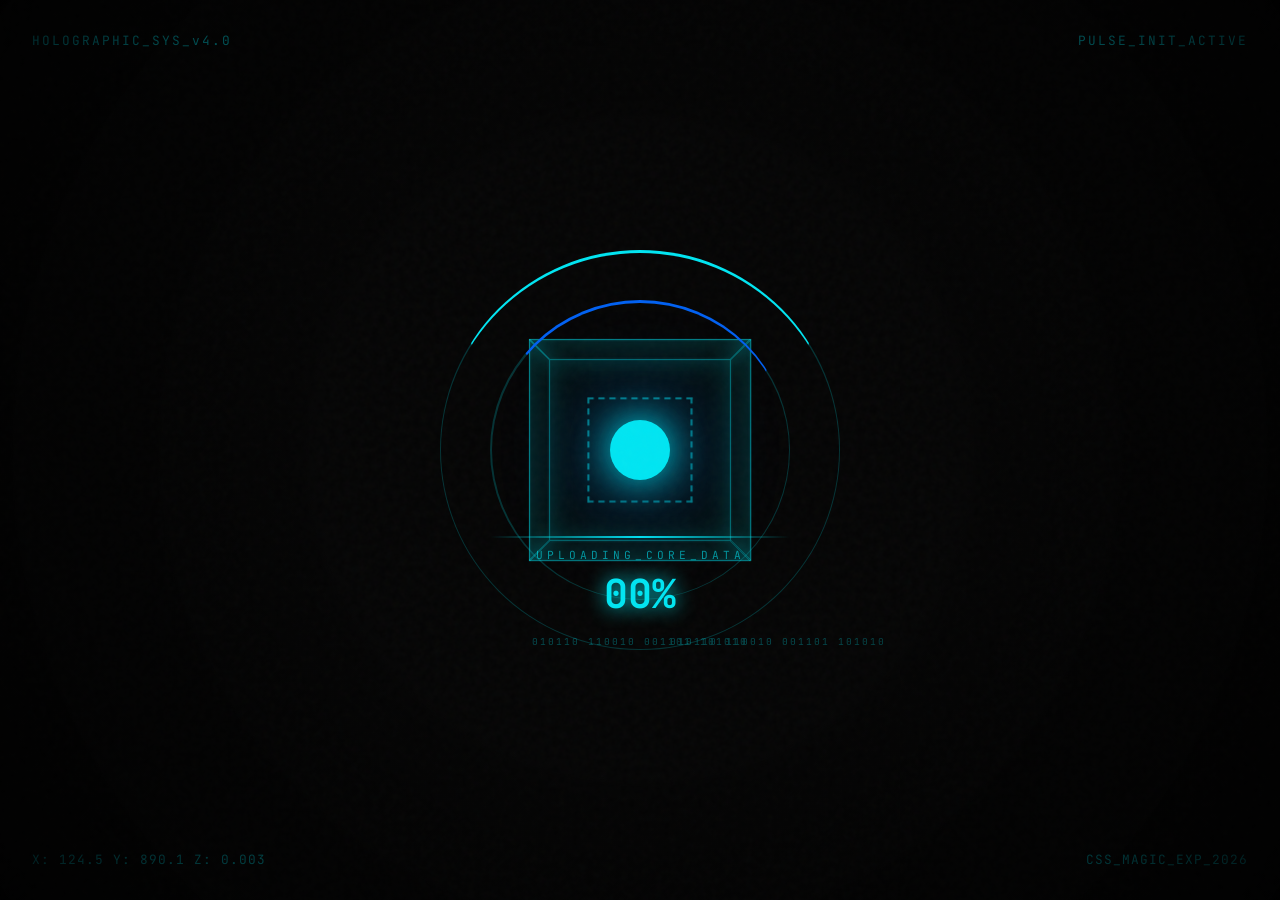
<file: 2026/01/11-holographic-pulse/index.html>
<!DOCTYPE html>
<html lang="en">

<head>
  <meta charset="UTF-8">
  <meta name="viewport" content="width=device-width, initial-scale=1.0">
  <title>Holographic Geometric Pulse | CSS Magic</title>
  <link href="https://fonts.googleapis.com/css2?family=JetBrains+Mono:wght@300;400;700&display=swap" rel="stylesheet">
  <link rel="stylesheet" href="style.css">
</head>

<body>
  <div class="hologram-viewport">
    <!-- Digital Overlay -->
    <div class="vignette"></div>
    <div class="scanlines"></div>
    <div class="noise"></div>

    <header>
      <div class="logo">HOLOGRAPHIC_SYS_v4.0</div>
      <div class="status">PULSE_INIT_ACTIVE</div>
    </header>

    <main>
      <div class="hologram-stage">
        <!-- 3D Wireframe Geometry -->
        <div class="wireframe-container">
          <div class="cube">
            <div class="face front"></div>
            <div class="face back"></div>
            <div class="face right"></div>
            <div class="face left"></div>
            <div class="face top"></div>
            <div class="face bottom"></div>

            <!-- Internal Accents -->
            <div class="inner-cube"></div>
          </div>
        </div>

        <!-- Digital Pulse Core -->
        <div class="pulse-core">
          <div class="core-wave"></div>
          <div class="core-wave"></div>
          <div class="core-wave"></div>
        </div>

        <!-- Data Rings -->
        <div class="data-ring outer"></div>
        <div class="data-ring inner"></div>

        <!-- Progress HUD -->
        <div class="hud-container">
          <div class="hud-line"></div>
          <div class="progress-data">
            <span class="label">UPLOADING_CORE_DATA</span>
            <span class="percentage">00%</span>
          </div>
          <div class="binary-stream">010110 110010 001101 101010</div>
        </div>
      </div>
    </main>

    <footer>
      <div class="coord-tag">X: 124.5 Y: 890.1 Z: 0.003</div>
      <div class="brand-tag">CSS_MAGIC_EXP_2026</div>
    </footer>
  </div>
</body>

</html>
</file>
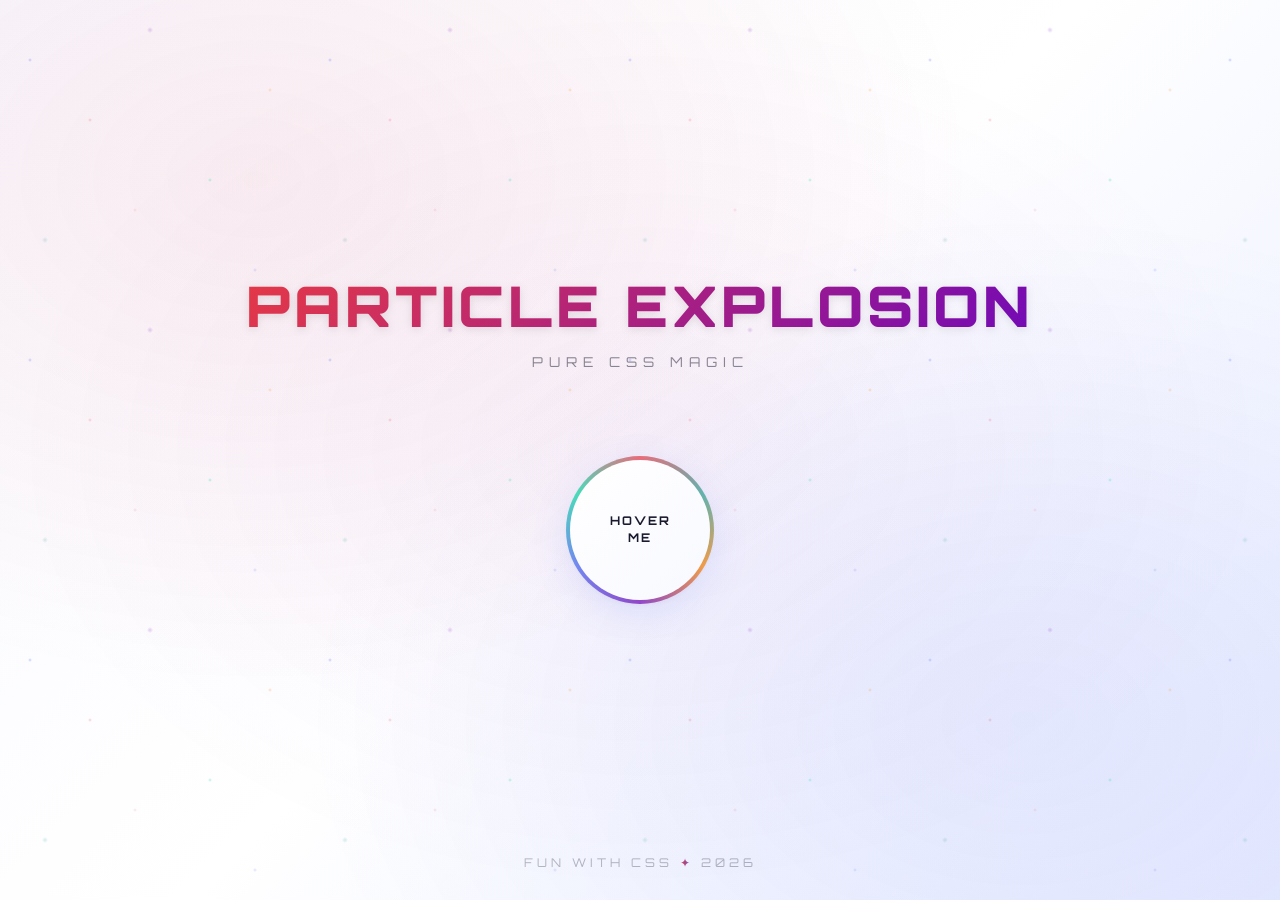
<file: 2026/01/15-particle-explosion/index.html>
<!DOCTYPE html>
<html lang="en">

<head>
    <meta charset="UTF-8">
    <meta name="viewport" content="width=device-width, initial-scale=1.0">
    <title>Particle Explosion Hover | Fun with CSS</title>
    <link href="https://fonts.googleapis.com/css2?family=Orbitron:wght@500;700;900&display=swap" rel="stylesheet">
    <style>
        /* ==================== RESET & BASE ==================== */
        * {
            margin: 0;
            padding: 0;
            box-sizing: border-box;
        }

        :root {
            --bg-light: #ffffff;
            --bg-gradient-start: #f8f9ff;
            --bg-gradient-end: #e8ecff;
            /* Vibrant jewel-tone particle colors */
            --particle-1: #e63946;
            /* Ruby Red */
            --particle-2: #2a9d8f;
            /* Teal */
            --particle-3: #f77f00;
            /* Coral Orange */
            --particle-4: #7209b7;
            /* Amethyst Purple */
            --particle-5: #4361ee;
            /* Sapphire Blue */
            --particle-6: #06d6a0;
            /* Emerald Green */
            --glow-primary: rgba(230, 57, 70, 0.5);
            --glow-secondary: rgba(67, 97, 238, 0.5);
            --text-dark: #1a1a2e;
        }

        body {
            min-height: 100vh;
            display: flex;
            align-items: center;
            justify-content: center;
            background: linear-gradient(135deg, var(--bg-gradient-start) 0%, var(--bg-light) 50%, var(--bg-gradient-end) 100%);
            font-family: 'Orbitron', sans-serif;
            overflow: hidden;
        }

        /* ==================== SOFT GRADIENT BACKGROUND ==================== */
        .cosmos {
            position: fixed;
            inset: 0;
            background:
                radial-gradient(ellipse at 20% 20%, rgba(230, 57, 70, 0.08) 0%, transparent 50%),
                radial-gradient(ellipse at 80% 80%, rgba(67, 97, 238, 0.08) 0%, transparent 50%),
                radial-gradient(ellipse at 50% 50%, rgba(114, 9, 183, 0.05) 0%, transparent 70%);
            z-index: -2;
        }

        /* Subtle floating dots for light theme */
        .stars {
            position: fixed;
            inset: 0;
            background-image:
                radial-gradient(2px 2px at 10% 20%, rgba(67, 97, 238, 0.3), transparent),
                radial-gradient(2px 2px at 30% 40%, rgba(230, 57, 70, 0.25), transparent),
                radial-gradient(3px 3px at 50% 10%, rgba(114, 9, 183, 0.2), transparent),
                radial-gradient(2px 2px at 70% 60%, rgba(6, 214, 160, 0.3), transparent),
                radial-gradient(2px 2px at 90% 30%, rgba(247, 127, 0, 0.25), transparent),
                radial-gradient(3px 3px at 15% 80%, rgba(42, 157, 143, 0.2), transparent),
                radial-gradient(2px 2px at 85% 90%, rgba(67, 97, 238, 0.2), transparent),
                radial-gradient(2px 2px at 45% 70%, rgba(230, 57, 70, 0.15), transparent);
            background-size: 300px 300px;
            animation: floatDots 8s ease-in-out infinite;
            z-index: -1;
        }

        @keyframes floatDots {

            0%,
            100% {
                transform: translateY(0);
                opacity: 0.6;
            }

            50% {
                transform: translateY(-10px);
                opacity: 1;
            }
        }

        /* ==================== MAIN CONTAINER ==================== */
        .container {
            display: flex;
            flex-direction: column;
            align-items: center;
            gap: 60px;
        }

        .title {
            text-align: center;
        }

        .title h1 {
            font-size: clamp(1.8rem, 6vw, 3.5rem);
            font-weight: 900;
            color: transparent;
            background: linear-gradient(135deg, var(--particle-1), var(--particle-4), var(--particle-5), var(--particle-2));
            background-size: 300% 300%;
            -webkit-background-clip: text;
            background-clip: text;
            animation: gradientShift 4s ease infinite;
            text-transform: uppercase;
            letter-spacing: 4px;
            filter: drop-shadow(0 2px 4px rgba(0, 0, 0, 0.1));
        }

        @keyframes gradientShift {
            0% {
                background-position: 0% 50%;
            }

            50% {
                background-position: 100% 50%;
            }

            100% {
                background-position: 0% 50%;
            }
        }

        .title p {
            margin-top: 12px;
            font-size: 0.85rem;
            letter-spacing: 6px;
            text-transform: uppercase;
            color: rgba(26, 26, 46, 0.5);
        }

        /* ==================== EXPLOSION CONTAINER ==================== */
        .explosion-container {
            position: relative;
            width: 200px;
            height: 200px;
            display: flex;
            align-items: center;
            justify-content: center;
        }

        /* ==================== TRIGGER ELEMENT ==================== */
        .trigger {
            position: relative;
            width: 140px;
            height: 140px;
            border-radius: 50%;
            background: linear-gradient(135deg, #ffffff 0%, #f0f4ff 100%);
            border: none;
            display: flex;
            align-items: center;
            justify-content: center;
            cursor: pointer;
            transition: all 0.3s ease;
            z-index: 10;
            box-shadow:
                0 10px 40px rgba(67, 97, 238, 0.15),
                0 2px 10px rgba(0, 0, 0, 0.08),
                inset 0 -2px 5px rgba(0, 0, 0, 0.02);
        }

        .trigger::before {
            content: '';
            position: absolute;
            inset: -4px;
            border-radius: 50%;
            background: conic-gradient(from 0deg, var(--particle-1), var(--particle-2), var(--particle-3), var(--particle-4), var(--particle-5), var(--particle-6), var(--particle-1));
            z-index: -1;
            opacity: 0.7;
            animation: rotateBorder 4s linear infinite;
        }

        @keyframes rotateBorder {
            0% {
                transform: rotate(0deg);
            }

            100% {
                transform: rotate(360deg);
            }
        }

        .trigger::after {
            content: '';
            position: absolute;
            inset: 0;
            border-radius: 50%;
            background: linear-gradient(135deg, #ffffff 0%, #f8f9ff 100%);
            z-index: -1;
        }

        .trigger span {
            font-size: 0.75rem;
            font-weight: 700;
            letter-spacing: 2px;
            color: var(--text-dark);
            text-transform: uppercase;
            text-align: center;
            line-height: 1.4;
        }

        .trigger:hover {
            transform: scale(1.1);
            box-shadow:
                0 15px 50px var(--glow-primary),
                0 20px 60px var(--glow-secondary),
                0 5px 20px rgba(0, 0, 0, 0.1);
        }

        /* ==================== PARTICLES ==================== */
        .particle {
            position: absolute;
            width: 12px;
            height: 12px;
            border-radius: 50%;
            opacity: 0;
            pointer-events: none;
            transition: none;
        }

        /* Particle colors */
        .particle:nth-child(1) {
            background: var(--particle-1);
            box-shadow: 0 0 15px var(--particle-1), 0 0 30px var(--particle-1);
        }

        .particle:nth-child(2) {
            background: var(--particle-2);
            box-shadow: 0 0 15px var(--particle-2), 0 0 30px var(--particle-2);
        }

        .particle:nth-child(3) {
            background: var(--particle-3);
            box-shadow: 0 0 15px var(--particle-3), 0 0 30px var(--particle-3);
        }

        .particle:nth-child(4) {
            background: var(--particle-4);
            box-shadow: 0 0 15px var(--particle-4), 0 0 30px var(--particle-4);
        }

        .particle:nth-child(5) {
            background: var(--particle-5);
            box-shadow: 0 0 15px var(--particle-5), 0 0 30px var(--particle-5);
        }

        .particle:nth-child(6) {
            background: var(--particle-6);
            box-shadow: 0 0 15px var(--particle-6), 0 0 30px var(--particle-6);
        }

        .particle:nth-child(7) {
            background: var(--particle-1);
            box-shadow: 0 0 15px var(--particle-1), 0 0 30px var(--particle-1);
            width: 8px;
            height: 8px;
        }

        .particle:nth-child(8) {
            background: var(--particle-2);
            box-shadow: 0 0 15px var(--particle-2), 0 0 30px var(--particle-2);
            width: 8px;
            height: 8px;
        }

        .particle:nth-child(9) {
            background: var(--particle-3);
            box-shadow: 0 0 15px var(--particle-3), 0 0 30px var(--particle-3);
            width: 8px;
            height: 8px;
        }

        .particle:nth-child(10) {
            background: var(--particle-4);
            box-shadow: 0 0 15px var(--particle-4), 0 0 30px var(--particle-4);
            width: 8px;
            height: 8px;
        }

        .particle:nth-child(11) {
            background: var(--particle-5);
            box-shadow: 0 0 15px var(--particle-5), 0 0 30px var(--particle-5);
            width: 6px;
            height: 6px;
        }

        .particle:nth-child(12) {
            background: var(--particle-6);
            box-shadow: 0 0 15px var(--particle-6), 0 0 30px var(--particle-6);
            width: 6px;
            height: 6px;
        }

        /* ==================== EXPLOSION ANIMATION ON HOVER ==================== */
        .explosion-container:hover .particle {
            animation: explode 0.8s ease-out forwards;
        }

        .explosion-container:hover .particle:nth-child(1) {
            animation-delay: 0ms;
            --angle: 0deg;
            --distance: 120px;
        }

        .explosion-container:hover .particle:nth-child(2) {
            animation-delay: 20ms;
            --angle: 30deg;
            --distance: 130px;
        }

        .explosion-container:hover .particle:nth-child(3) {
            animation-delay: 40ms;
            --angle: 60deg;
            --distance: 110px;
        }

        .explosion-container:hover .particle:nth-child(4) {
            animation-delay: 60ms;
            --angle: 90deg;
            --distance: 140px;
        }

        .explosion-container:hover .particle:nth-child(5) {
            animation-delay: 80ms;
            --angle: 120deg;
            --distance: 115px;
        }

        .explosion-container:hover .particle:nth-child(6) {
            animation-delay: 100ms;
            --angle: 150deg;
            --distance: 125px;
        }

        .explosion-container:hover .particle:nth-child(7) {
            animation-delay: 30ms;
            --angle: 180deg;
            --distance: 100px;
        }

        .explosion-container:hover .particle:nth-child(8) {
            animation-delay: 50ms;
            --angle: 210deg;
            --distance: 135px;
        }

        .explosion-container:hover .particle:nth-child(9) {
            animation-delay: 70ms;
            --angle: 240deg;
            --distance: 105px;
        }

        .explosion-container:hover .particle:nth-child(10) {
            animation-delay: 90ms;
            --angle: 270deg;
            --distance: 120px;
        }

        .explosion-container:hover .particle:nth-child(11) {
            animation-delay: 45ms;
            --angle: 300deg;
            --distance: 90px;
        }

        .explosion-container:hover .particle:nth-child(12) {
            animation-delay: 85ms;
            --angle: 330deg;
            --distance: 95px;
        }

        @keyframes explode {
            0% {
                opacity: 1;
                transform: translate(0, 0) scale(1);
            }

            50% {
                opacity: 1;
                transform:
                    translate(calc(cos(var(--angle)) * var(--distance) * 0.6),
                        calc(sin(var(--angle)) * var(--distance) * 0.6)) scale(1.5);
            }

            100% {
                opacity: 0;
                transform:
                    translate(calc(cos(var(--angle)) * var(--distance)),
                        calc(sin(var(--angle)) * var(--distance))) scale(0.5);
            }
        }

        /* ==================== PULSE RINGS ==================== */
        .pulse-ring {
            position: absolute;
            border: 2px solid rgba(67, 97, 238, 0.3);
            border-radius: 50%;
            opacity: 0;
            pointer-events: none;
        }

        .pulse-ring:nth-child(14) {
            width: 160px;
            height: 160px;
        }

        .pulse-ring:nth-child(15) {
            width: 180px;
            height: 180px;
        }

        .explosion-container:hover .pulse-ring {
            animation: pulseOut 0.6s ease-out forwards;
        }

        .explosion-container:hover .pulse-ring:nth-child(15) {
            animation-delay: 0.1s;
        }

        @keyframes pulseOut {
            0% {
                opacity: 0.8;
                transform: scale(0.8);
            }

            100% {
                opacity: 0;
                transform: scale(1.8);
            }
        }

        /* ==================== FOOTER ==================== */
        .label {
            position: fixed;
            bottom: 30px;
            font-size: 0.75rem;
            letter-spacing: 4px;
            text-transform: uppercase;
            color: rgba(26, 26, 46, 0.3);
        }

        .label span {
            background: linear-gradient(90deg, var(--particle-1), var(--particle-5));
            -webkit-background-clip: text;
            background-clip: text;
            -webkit-text-fill-color: transparent;
        }

        /* ==================== RESPONSIVE ==================== */
        @media (max-width: 600px) {
            .explosion-container {
                transform: scale(0.85);
            }
        }
    </style>
</head>

<body>
    <!-- Background -->
    <div class="cosmos"></div>
    <div class="stars"></div>

    <!-- Main Content -->
    <div class="container">
        <div class="title">
            <h1>Particle Explosion</h1>
            <p>Pure CSS Magic</p>
        </div>

        <div class="explosion-container">
            <!-- Particles -->
            <span class="particle"></span>
            <span class="particle"></span>
            <span class="particle"></span>
            <span class="particle"></span>
            <span class="particle"></span>
            <span class="particle"></span>
            <span class="particle"></span>
            <span class="particle"></span>
            <span class="particle"></span>
            <span class="particle"></span>
            <span class="particle"></span>
            <span class="particle"></span>

            <!-- Trigger Element -->
            <div class="trigger">
                <span>Hover<br>Me</span>
            </div>

            <!-- Pulse Rings -->
            <div class="pulse-ring"></div>
            <div class="pulse-ring"></div>
        </div>
    </div>

    <div class="label">Fun with CSS <span>✦</span> 2026</div>
</body>

</html>
</file>
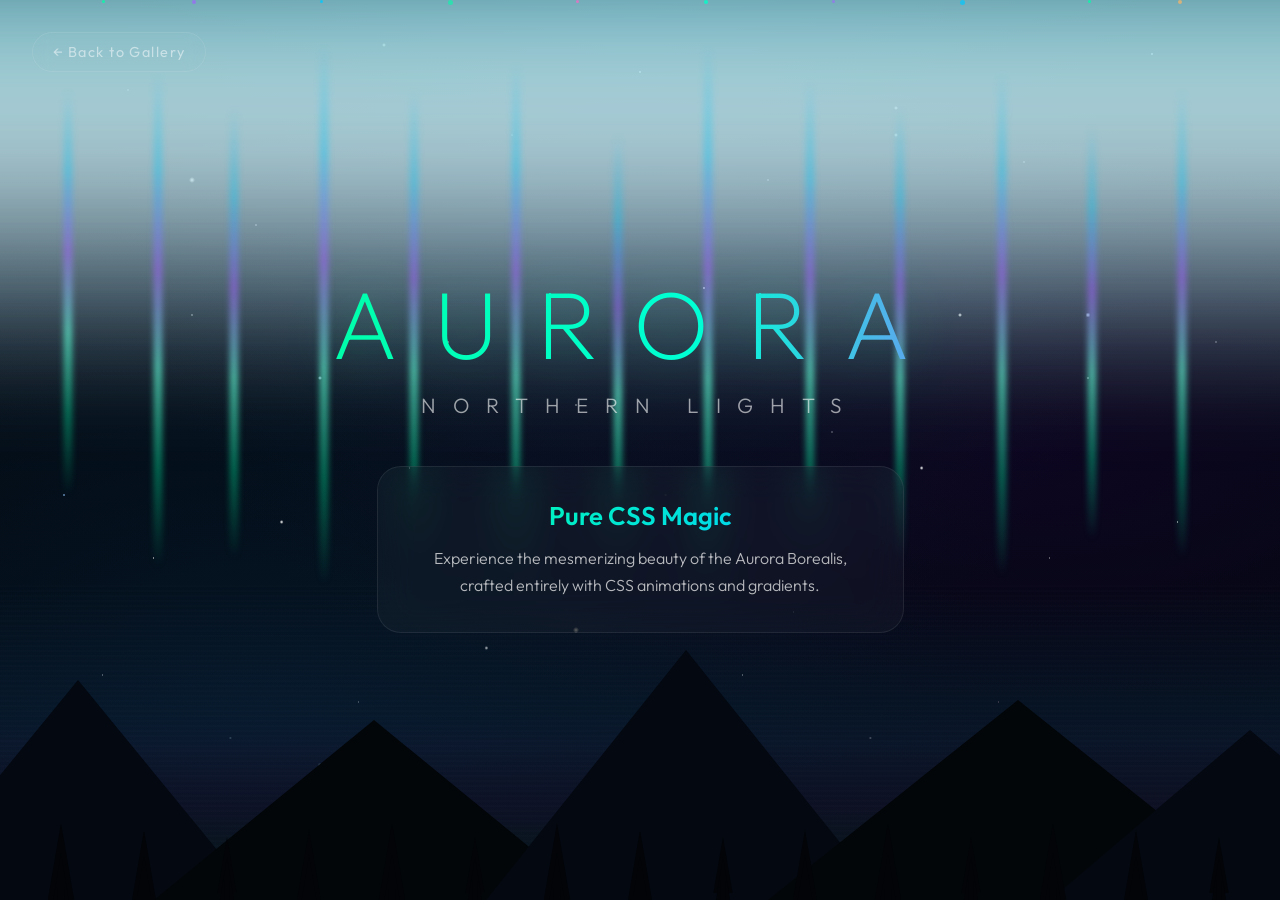
<file: 2026/01/21-aurora-borealis/index.html>
<!DOCTYPE html>
<html lang="en">
<head>
    <meta charset="UTF-8">
    <meta name="viewport" content="width=device-width, initial-scale=1.0">
    <title>Aurora Borealis | Fun with CSS</title>
    <link href="https://fonts.googleapis.com/css2?family=Outfit:wght@200;300;400;600;700&display=swap" rel="stylesheet">
    <style>
        * {
            margin: 0;
            padding: 0;
            box-sizing: border-box;
        }

        body {
            min-height: 100vh;
            display: flex;
            flex-direction: column;
            align-items: center;
            justify-content: center;
            background: #020810;
            font-family: 'Outfit', sans-serif;
            overflow: hidden;
            position: relative;
        }

        /* Deep Space Background */
        .space-bg {
            position: fixed;
            top: 0;
            left: 0;
            width: 100%;
            height: 100%;
            background:
                radial-gradient(ellipse at 50% 0%, #0a1628 0%, transparent 60%),
                radial-gradient(ellipse at 80% 50%, #0d0520 0%, transparent 50%),
                radial-gradient(ellipse at 20% 80%, #051525 0%, transparent 50%),
                linear-gradient(to bottom, #020810 0%, #030a12 50%, #020508 100%);
            z-index: 0;
        }

        /* Stars - Multiple Layers */
        .stars-container {
            position: fixed;
            top: 0;
            left: 0;
            width: 100%;
            height: 100%;
            pointer-events: none;
            z-index: 1;
        }

        .stars {
            position: absolute;
            width: 100%;
            height: 100%;
        }

        .stars-1 {
            background-image:
                radial-gradient(1px 1px at 10% 10%, #fff, transparent),
                radial-gradient(1px 1px at 20% 25%, #fff, transparent),
                radial-gradient(2px 2px at 30% 5%, #fff, transparent),
                radial-gradient(1px 1px at 40% 15%, rgba(255,255,255,0.8), transparent),
                radial-gradient(1.5px 1.5px at 50% 8%, #fff, transparent),
                radial-gradient(1px 1px at 60% 20%, #fff, transparent),
                radial-gradient(2px 2px at 70% 12%, rgba(255,255,255,0.9), transparent),
                radial-gradient(1px 1px at 80% 18%, #fff, transparent),
                radial-gradient(1.5px 1.5px at 90% 6%, #fff, transparent),
                radial-gradient(1px 1px at 15% 35%, #fff, transparent),
                radial-gradient(2px 2px at 25% 42%, rgba(200,220,255,0.9), transparent),
                radial-gradient(1px 1px at 35% 38%, #fff, transparent),
                radial-gradient(1px 1px at 45% 45%, #fff, transparent),
                radial-gradient(1.5px 1.5px at 55% 32%, #fff, transparent),
                radial-gradient(1px 1px at 65% 48%, rgba(255,255,255,0.7), transparent),
                radial-gradient(2px 2px at 75% 35%, #fff, transparent),
                radial-gradient(1px 1px at 85% 42%, #fff, transparent),
                radial-gradient(1px 1px at 95% 38%, rgba(255,255,255,0.8), transparent);
            animation: twinkle-1 4s ease-in-out infinite;
        }

        .stars-2 {
            background-image:
                radial-gradient(1.5px 1.5px at 5% 55%, rgba(150,200,255,0.9), transparent),
                radial-gradient(1px 1px at 12% 62%, #fff, transparent),
                radial-gradient(2px 2px at 22% 58%, #fff, transparent),
                radial-gradient(1px 1px at 32% 52%, rgba(255,255,255,0.8), transparent),
                radial-gradient(1px 1px at 42% 65%, #fff, transparent),
                radial-gradient(1.5px 1.5px at 52% 55%, rgba(255,220,200,0.9), transparent),
                radial-gradient(1px 1px at 62% 68%, #fff, transparent),
                radial-gradient(2px 2px at 72% 52%, #fff, transparent),
                radial-gradient(1px 1px at 82% 62%, rgba(255,255,255,0.7), transparent),
                radial-gradient(1px 1px at 92% 58%, #fff, transparent),
                radial-gradient(1px 1px at 8% 75%, #fff, transparent),
                radial-gradient(1.5px 1.5px at 18% 82%, rgba(200,255,255,0.8), transparent),
                radial-gradient(1px 1px at 28% 78%, #fff, transparent),
                radial-gradient(2px 2px at 38% 72%, #fff, transparent),
                radial-gradient(1px 1px at 48% 85%, rgba(255,255,255,0.9), transparent),
                radial-gradient(1px 1px at 58% 75%, #fff, transparent),
                radial-gradient(1.5px 1.5px at 68% 82%, #fff, transparent),
                radial-gradient(1px 1px at 78% 78%, rgba(255,200,200,0.8), transparent);
            animation: twinkle-2 5s ease-in-out infinite;
            animation-delay: -2s;
        }

        .stars-3 {
            background-image:
                radial-gradient(3px 3px at 15% 20%, rgba(255,255,255,0.95), transparent),
                radial-gradient(2.5px 2.5px at 85% 35%, rgba(200,220,255,0.9), transparent),
                radial-gradient(3px 3px at 45% 70%, rgba(255,240,200,0.9), transparent),
                radial-gradient(2px 2px at 70% 15%, rgba(255,255,255,0.85), transparent),
                radial-gradient(2.5px 2.5px at 25% 85%, rgba(200,255,255,0.9), transparent);
            animation: twinkle-3 3s ease-in-out infinite;
        }

        @keyframes twinkle-1 {
            0%, 100% { opacity: 0.7; }
            50% { opacity: 1; }
        }

        @keyframes twinkle-2 {
            0%, 100% { opacity: 0.8; }
            50% { opacity: 0.5; }
        }

        @keyframes twinkle-3 {
            0%, 100% { opacity: 1; }
            50% { opacity: 0.6; }
        }

        /* Shooting Stars */
        .shooting-stars {
            position: fixed;
            top: 0;
            left: 0;
            width: 100%;
            height: 100%;
            pointer-events: none;
            z-index: 2;
        }

        .shooting-star {
            position: absolute;
            width: 4px;
            height: 4px;
            background: #fff;
            border-radius: 50%;
            box-shadow: 0 0 6px 2px rgba(255,255,255,0.5);
            opacity: 0;
        }

        .shooting-star::after {
            content: '';
            position: absolute;
            top: 50%;
            transform: translateY(-50%);
            width: 150px;
            height: 2px;
            background: linear-gradient(to left, rgba(255,255,255,0.8), transparent);
            right: 4px;
        }

        .shooting-star:nth-child(1) {
            top: 10%;
            left: 80%;
            animation: shoot-1 8s linear infinite;
            animation-delay: 2s;
        }

        .shooting-star:nth-child(2) {
            top: 25%;
            left: 60%;
            animation: shoot-2 12s linear infinite;
            animation-delay: 5s;
        }

        .shooting-star:nth-child(3) {
            top: 15%;
            left: 90%;
            animation: shoot-1 10s linear infinite;
            animation-delay: 8s;
        }

        @keyframes shoot-1 {
            0% { opacity: 0; transform: translate(0, 0) rotate(-35deg); }
            2% { opacity: 1; }
            15% { opacity: 1; transform: translate(-400px, 200px) rotate(-35deg); }
            16%, 100% { opacity: 0; transform: translate(-400px, 200px) rotate(-35deg); }
        }

        @keyframes shoot-2 {
            0% { opacity: 0; transform: translate(0, 0) rotate(-45deg); }
            2% { opacity: 1; }
            12% { opacity: 1; transform: translate(-350px, 250px) rotate(-45deg); }
            13%, 100% { opacity: 0; transform: translate(-350px, 250px) rotate(-45deg); }
        }

        /* Aurora Container */
        .aurora-container {
            position: fixed;
            top: 0;
            left: 0;
            width: 100%;
            height: 100%;
            overflow: hidden;
            pointer-events: none;
            z-index: 3;
        }

        /* Main Aurora Waves */
        .aurora {
            position: absolute;
            width: 250%;
            height: 100%;
            left: -75%;
            top: -30%;
        }

        .aurora-1 {
            background: linear-gradient(
                180deg,
                transparent 0%,
                rgba(0, 255, 140, 0.03) 5%,
                rgba(0, 255, 140, 0.15) 15%,
                rgba(0, 255, 170, 0.35) 25%,
                rgba(32, 255, 180, 0.5) 35%,
                rgba(64, 255, 200, 0.4) 45%,
                rgba(100, 255, 218, 0.2) 55%,
                transparent 70%
            );
            filter: blur(30px);
            animation: aurora-wave-1 12s ease-in-out infinite;
            mix-blend-mode: screen;
        }

        .aurora-2 {
            background: linear-gradient(
                180deg,
                transparent 0%,
                rgba(120, 0, 255, 0.02) 8%,
                rgba(138, 43, 226, 0.12) 18%,
                rgba(160, 60, 255, 0.3) 28%,
                rgba(180, 100, 255, 0.45) 38%,
                rgba(200, 140, 255, 0.35) 48%,
                rgba(220, 180, 255, 0.15) 60%,
                transparent 75%
            );
            filter: blur(40px);
            animation: aurora-wave-2 15s ease-in-out infinite;
            animation-delay: -3s;
            mix-blend-mode: screen;
        }

        .aurora-3 {
            background: linear-gradient(
                180deg,
                transparent 0%,
                rgba(0, 200, 255, 0.02) 10%,
                rgba(0, 220, 255, 0.1) 20%,
                rgba(0, 240, 255, 0.25) 30%,
                rgba(50, 255, 255, 0.4) 40%,
                rgba(100, 255, 255, 0.3) 50%,
                rgba(150, 255, 255, 0.15) 62%,
                transparent 78%
            );
            filter: blur(35px);
            animation: aurora-wave-3 18s ease-in-out infinite;
            animation-delay: -6s;
            mix-blend-mode: screen;
        }

        .aurora-4 {
            background: linear-gradient(
                180deg,
                transparent 0%,
                rgba(255, 0, 150, 0.01) 12%,
                rgba(255, 50, 180, 0.08) 22%,
                rgba(255, 100, 200, 0.2) 32%,
                rgba(255, 150, 220, 0.3) 42%,
                rgba(255, 180, 230, 0.2) 52%,
                transparent 68%
            );
            filter: blur(50px);
            animation: aurora-wave-4 20s ease-in-out infinite;
            animation-delay: -9s;
            mix-blend-mode: screen;
        }

        .aurora-5 {
            background: linear-gradient(
                180deg,
                transparent 0%,
                rgba(255, 200, 50, 0.01) 15%,
                rgba(255, 180, 0, 0.06) 25%,
                rgba(255, 200, 50, 0.15) 35%,
                rgba(255, 220, 100, 0.2) 45%,
                transparent 60%
            );
            filter: blur(45px);
            animation: aurora-wave-5 16s ease-in-out infinite;
            animation-delay: -4s;
            mix-blend-mode: screen;
        }

        /* Aurora Wave Animations */
        @keyframes aurora-wave-1 {
            0%, 100% {
                transform: translateX(-15%) skewX(-8deg) scaleY(1) scaleX(1);
                opacity: 0.9;
            }
            25% {
                transform: translateX(5%) skewX(5deg) scaleY(1.15) scaleX(1.05);
                opacity: 1;
            }
            50% {
                transform: translateX(15%) skewX(8deg) scaleY(0.85) scaleX(0.95);
                opacity: 0.85;
            }
            75% {
                transform: translateX(-5%) skewX(-5deg) scaleY(1.1) scaleX(1.02);
                opacity: 0.95;
            }
        }

        @keyframes aurora-wave-2 {
            0%, 100% {
                transform: translateX(15%) skewX(8deg) scaleY(1.1);
                opacity: 0.85;
            }
            33% {
                transform: translateX(-10%) skewX(-6deg) scaleY(0.9);
                opacity: 1;
            }
            66% {
                transform: translateX(5%) skewX(4deg) scaleY(1.2);
                opacity: 0.9;
            }
        }

        @keyframes aurora-wave-3 {
            0%, 100% {
                transform: translateX(-10%) skewX(-6deg) scaleY(0.95);
                opacity: 0.8;
            }
            50% {
                transform: translateX(12%) skewX(7deg) scaleY(1.15);
                opacity: 1;
            }
        }

        @keyframes aurora-wave-4 {
            0%, 100% {
                transform: translateX(8%) skewX(5deg) scaleY(1.05);
                opacity: 0.7;
            }
            50% {
                transform: translateX(-8%) skewX(-5deg) scaleY(0.9);
                opacity: 0.9;
            }
        }

        @keyframes aurora-wave-5 {
            0%, 100% {
                transform: translateX(-5%) skewX(-3deg) scaleY(1);
                opacity: 0.6;
            }
            50% {
                transform: translateX(10%) skewX(6deg) scaleY(1.1);
                opacity: 0.8;
            }
        }

        /* Aurora Curtain Effect */
        .aurora-curtain {
            position: absolute;
            width: 100%;
            height: 100%;
            top: 0;
            left: 0;
            overflow: hidden;
        }

        .curtain-strip {
            position: absolute;
            width: 8px;
            background: linear-gradient(
                to top,
                transparent 0%,
                rgba(0, 255, 170, 0.4) 20%,
                rgba(100, 255, 218, 0.7) 40%,
                rgba(160, 100, 255, 0.6) 60%,
                rgba(0, 200, 255, 0.4) 80%,
                transparent 100%
            );
            filter: blur(3px);
            transform-origin: top center;
        }

        .curtain-strip:nth-child(1) { left: 5%; height: 45%; top: 10%; animation: curtain-sway 4s ease-in-out infinite; }
        .curtain-strip:nth-child(2) { left: 12%; height: 55%; top: 8%; animation: curtain-sway 5s ease-in-out infinite; animation-delay: -0.5s; }
        .curtain-strip:nth-child(3) { left: 18%; height: 50%; top: 12%; animation: curtain-sway 4.5s ease-in-out infinite; animation-delay: -1s; }
        .curtain-strip:nth-child(4) { left: 25%; height: 60%; top: 5%; animation: curtain-sway 5.5s ease-in-out infinite; animation-delay: -1.5s; }
        .curtain-strip:nth-child(5) { left: 32%; height: 52%; top: 10%; animation: curtain-sway 4.2s ease-in-out infinite; animation-delay: -2s; }
        .curtain-strip:nth-child(6) { left: 40%; height: 58%; top: 7%; animation: curtain-sway 5.2s ease-in-out infinite; animation-delay: -2.5s; }
        .curtain-strip:nth-child(7) { left: 48%; height: 48%; top: 15%; animation: curtain-sway 4.8s ease-in-out infinite; animation-delay: -3s; }
        .curtain-strip:nth-child(8) { left: 55%; height: 62%; top: 5%; animation: curtain-sway 5.8s ease-in-out infinite; animation-delay: -3.5s; }
        .curtain-strip:nth-child(9) { left: 63%; height: 54%; top: 9%; animation: curtain-sway 4.3s ease-in-out infinite; animation-delay: -4s; }
        .curtain-strip:nth-child(10) { left: 70%; height: 50%; top: 12%; animation: curtain-sway 5.3s ease-in-out infinite; animation-delay: -4.5s; }
        .curtain-strip:nth-child(11) { left: 78%; height: 56%; top: 8%; animation: curtain-sway 4.6s ease-in-out infinite; animation-delay: -5s; }
        .curtain-strip:nth-child(12) { left: 85%; height: 46%; top: 14%; animation: curtain-sway 5.6s ease-in-out infinite; animation-delay: -5.5s; }
        .curtain-strip:nth-child(13) { left: 92%; height: 52%; top: 10%; animation: curtain-sway 4.4s ease-in-out infinite; animation-delay: -6s; }

        @keyframes curtain-sway {
            0%, 100% {
                transform: skewX(0deg) scaleY(1);
                opacity: 0.5;
            }
            25% {
                transform: skewX(8deg) scaleY(1.1);
                opacity: 0.9;
            }
            50% {
                transform: skewX(-5deg) scaleY(0.95);
                opacity: 0.7;
            }
            75% {
                transform: skewX(-8deg) scaleY(1.05);
                opacity: 0.85;
            }
        }

        /* Lake Reflection */
        .lake {
            position: fixed;
            bottom: 0;
            left: 0;
            width: 100%;
            height: 35%;
            background: linear-gradient(
                to top,
                rgba(5, 10, 20, 0.98) 0%,
                rgba(5, 10, 20, 0.9) 20%,
                rgba(10, 20, 40, 0.7) 50%,
                transparent 100%
            );
            z-index: 5;
        }

        .lake-reflection {
            position: absolute;
            bottom: 0;
            left: 0;
            width: 100%;
            height: 100%;
            background: linear-gradient(
                to top,
                rgba(0, 255, 170, 0.08) 0%,
                rgba(160, 100, 255, 0.05) 30%,
                rgba(0, 200, 255, 0.03) 60%,
                transparent 100%
            );
            animation: lake-shimmer 8s ease-in-out infinite;
        }

        .lake-ripple {
            position: absolute;
            bottom: 0;
            left: 0;
            width: 100%;
            height: 100%;
            background:
                repeating-linear-gradient(
                    0deg,
                    transparent 0px,
                    transparent 3px,
                    rgba(255, 255, 255, 0.02) 4px,
                    transparent 5px
                );
            animation: ripple-move 6s linear infinite;
        }

        @keyframes lake-shimmer {
            0%, 100% { opacity: 0.6; }
            50% { opacity: 1; }
        }

        @keyframes ripple-move {
            0% { transform: translateY(0); }
            100% { transform: translateY(10px); }
        }

        /* Silhouette Mountains */
        .mountains {
            position: fixed;
            bottom: 0;
            left: 0;
            width: 100%;
            height: 250px;
            z-index: 6;
            pointer-events: none;
        }

        .mountain {
            position: absolute;
            bottom: 0;
        }

        .mountain-1 {
            left: -8%;
            width: 0;
            height: 0;
            border-left: 180px solid transparent;
            border-right: 180px solid transparent;
            border-bottom: 220px solid #040810;
        }

        .mountain-2 {
            left: 12%;
            width: 0;
            height: 0;
            border-left: 220px solid transparent;
            border-right: 220px solid transparent;
            border-bottom: 180px solid #030608;
        }

        .mountain-3 {
            left: 38%;
            width: 0;
            height: 0;
            border-left: 200px solid transparent;
            border-right: 200px solid transparent;
            border-bottom: 250px solid #040810;
        }

        .mountain-4 {
            left: 60%;
            width: 0;
            height: 0;
            border-left: 250px solid transparent;
            border-right: 250px solid transparent;
            border-bottom: 200px solid #030608;
        }

        .mountain-5 {
            left: 82%;
            width: 0;
            height: 0;
            border-left: 200px solid transparent;
            border-right: 200px solid transparent;
            border-bottom: 170px solid #040810;
        }

        /* Trees */
        .trees {
            position: fixed;
            bottom: 0;
            left: 0;
            width: 100%;
            height: 140px;
            display: flex;
            justify-content: space-around;
            align-items: flex-end;
            z-index: 7;
            pointer-events: none;
            padding: 0 20px;
        }

        .tree {
            position: relative;
            width: 0;
            height: 0;
            border-left: 12px solid transparent;
            border-right: 12px solid transparent;
            border-bottom: 70px solid #020408;
        }

        .tree::before {
            content: '';
            position: absolute;
            left: -9px;
            top: 25px;
            width: 0;
            height: 0;
            border-left: 9px solid transparent;
            border-right: 9px solid transparent;
            border-bottom: 55px solid #020408;
        }

        .tree::after {
            content: '';
            position: absolute;
            left: -3px;
            top: 55px;
            width: 6px;
            height: 25px;
            background: #020408;
        }

        .tree:nth-child(odd) {
            transform: scale(1.2);
        }

        .tree:nth-child(3n) {
            transform: scale(0.8);
        }

        /* Floating Particles */
        .particles {
            position: fixed;
            top: 0;
            left: 0;
            width: 100%;
            height: 100%;
            pointer-events: none;
            z-index: 4;
            overflow: hidden;
        }

        .particle {
            position: absolute;
            border-radius: 50%;
            animation: float-up linear infinite;
        }

        .particle:nth-child(1) { left: 8%; width: 3px; height: 3px; background: rgba(0, 255, 170, 0.8); animation-duration: 15s; animation-delay: 0s; }
        .particle:nth-child(2) { left: 15%; width: 4px; height: 4px; background: rgba(160, 100, 255, 0.7); animation-duration: 18s; animation-delay: -3s; }
        .particle:nth-child(3) { left: 25%; width: 3px; height: 3px; background: rgba(0, 200, 255, 0.8); animation-duration: 14s; animation-delay: -6s; }
        .particle:nth-child(4) { left: 35%; width: 5px; height: 5px; background: rgba(0, 255, 170, 0.6); animation-duration: 20s; animation-delay: -9s; }
        .particle:nth-child(5) { left: 45%; width: 3px; height: 3px; background: rgba(255, 100, 200, 0.7); animation-duration: 16s; animation-delay: -12s; }
        .particle:nth-child(6) { left: 55%; width: 4px; height: 4px; background: rgba(0, 255, 200, 0.8); animation-duration: 17s; animation-delay: -15s; }
        .particle:nth-child(7) { left: 65%; width: 3px; height: 3px; background: rgba(160, 100, 255, 0.6); animation-duration: 19s; animation-delay: -18s; }
        .particle:nth-child(8) { left: 75%; width: 5px; height: 5px; background: rgba(0, 200, 255, 0.7); animation-duration: 15s; animation-delay: -21s; }
        .particle:nth-child(9) { left: 85%; width: 3px; height: 3px; background: rgba(0, 255, 170, 0.8); animation-duration: 18s; animation-delay: -24s; }
        .particle:nth-child(10) { left: 92%; width: 4px; height: 4px; background: rgba(255, 180, 100, 0.7); animation-duration: 16s; animation-delay: -27s; }

        @keyframes float-up {
            0% {
                transform: translateY(100vh) scale(0);
                opacity: 0;
            }
            5% {
                opacity: 1;
                transform: translateY(95vh) scale(1);
            }
            95% {
                opacity: 1;
            }
            100% {
                transform: translateY(-20vh) scale(0.5);
                opacity: 0;
            }
        }

        /* Content */
        .content {
            position: relative;
            z-index: 10;
            text-align: center;
            color: white;
            padding: 2rem;
        }

        .title {
            font-size: clamp(3rem, 10vw, 6rem);
            font-weight: 200;
            letter-spacing: 0.4em;
            text-transform: uppercase;
            margin-bottom: 0.5rem;
            background: linear-gradient(
                90deg,
                #00ffaa,
                #00ffd5,
                #a066ff,
                #ff66cc,
                #00ccff,
                #00ffaa
            );
            background-size: 300% 100%;
            -webkit-background-clip: text;
            background-clip: text;
            -webkit-text-fill-color: transparent;
            animation: title-gradient 10s linear infinite;
            filter: drop-shadow(0 0 30px rgba(0, 255, 170, 0.4));
        }

        @keyframes title-gradient {
            0% { background-position: 0% 50%; }
            100% { background-position: 300% 50%; }
        }

        .subtitle {
            font-size: clamp(0.9rem, 2vw, 1.3rem);
            font-weight: 300;
            letter-spacing: 0.8em;
            color: rgba(255, 255, 255, 0.6);
            text-transform: uppercase;
            margin-bottom: 3rem;
        }

        /* Glowing Card */
        .aurora-card {
            display: inline-block;
            padding: 2rem 3.5rem;
            background: rgba(255, 255, 255, 0.03);
            backdrop-filter: blur(20px);
            border-radius: 24px;
            border: 1px solid rgba(255, 255, 255, 0.08);
            position: relative;
            overflow: hidden;
            cursor: pointer;
            transition: all 0.5s cubic-bezier(0.4, 0, 0.2, 1);
        }

        .aurora-card::before {
            content: '';
            position: absolute;
            inset: -2px;
            background: linear-gradient(
                45deg,
                transparent,
                rgba(0, 255, 170, 0.3),
                transparent,
                rgba(160, 100, 255, 0.3),
                transparent,
                rgba(0, 200, 255, 0.3),
                transparent
            );
            background-size: 400% 400%;
            border-radius: 26px;
            z-index: -1;
            opacity: 0;
            animation: border-glow 8s linear infinite;
            transition: opacity 0.5s ease;
        }

        .aurora-card:hover::before {
            opacity: 1;
        }

        @keyframes border-glow {
            0% { background-position: 0% 50%; }
            50% { background-position: 100% 50%; }
            100% { background-position: 0% 50%; }
        }

        .aurora-card:hover {
            transform: translateY(-8px) scale(1.02);
            box-shadow:
                0 30px 60px rgba(0, 255, 170, 0.15),
                0 0 100px rgba(0, 255, 170, 0.1),
                0 0 40px rgba(160, 100, 255, 0.1);
            border-color: rgba(0, 255, 170, 0.3);
        }

        .card-content {
            position: relative;
            z-index: 1;
        }

        .card-title {
            font-size: 1.6rem;
            font-weight: 600;
            margin-bottom: 0.8rem;
            background: linear-gradient(135deg, #00ffaa, #00ccff);
            -webkit-background-clip: text;
            background-clip: text;
            -webkit-text-fill-color: transparent;
        }

        .card-text {
            font-size: 1rem;
            font-weight: 300;
            color: rgba(255, 255, 255, 0.7);
            line-height: 1.7;
        }

        /* Back Link */
        .back-link {
            position: fixed;
            top: 2rem;
            left: 2rem;
            color: rgba(255, 255, 255, 0.5);
            text-decoration: none;
            font-size: 0.9rem;
            font-weight: 400;
            letter-spacing: 0.1em;
            padding: 10px 20px;
            border: 1px solid rgba(255, 255, 255, 0.1);
            border-radius: 100px;
            backdrop-filter: blur(10px);
            transition: all 0.3s ease;
            z-index: 100;
        }

        .back-link:hover {
            color: #00ffaa;
            border-color: rgba(0, 255, 170, 0.3);
            box-shadow: 0 0 30px rgba(0, 255, 170, 0.2);
        }

        /* Responsive */
        @media (max-width: 768px) {
            .title {
                letter-spacing: 0.2em;
            }

            .subtitle {
                letter-spacing: 0.4em;
            }

            .aurora-card {
                padding: 1.5rem 2rem;
                margin: 0 1rem;
            }

            .curtain-strip {
                display: none;
            }

            .back-link {
                top: 1rem;
                left: 1rem;
                padding: 8px 16px;
                font-size: 0.8rem;
            }
        }
    </style>
</head>
<body>
    <a href="../../../index.html" class="back-link">← Back to Gallery</a>

    <!-- Background -->
    <div class="space-bg"></div>

    <!-- Stars -->
    <div class="stars-container">
        <div class="stars stars-1"></div>
        <div class="stars stars-2"></div>
        <div class="stars stars-3"></div>
    </div>

    <!-- Shooting Stars -->
    <div class="shooting-stars">
        <div class="shooting-star"></div>
        <div class="shooting-star"></div>
        <div class="shooting-star"></div>
    </div>

    <!-- Aurora Layers -->
    <div class="aurora-container">
        <div class="aurora aurora-1"></div>
        <div class="aurora aurora-2"></div>
        <div class="aurora aurora-3"></div>
        <div class="aurora aurora-4"></div>
        <div class="aurora aurora-5"></div>

        <!-- Aurora Curtain -->
        <div class="aurora-curtain">
            <div class="curtain-strip"></div>
            <div class="curtain-strip"></div>
            <div class="curtain-strip"></div>
            <div class="curtain-strip"></div>
            <div class="curtain-strip"></div>
            <div class="curtain-strip"></div>
            <div class="curtain-strip"></div>
            <div class="curtain-strip"></div>
            <div class="curtain-strip"></div>
            <div class="curtain-strip"></div>
            <div class="curtain-strip"></div>
            <div class="curtain-strip"></div>
            <div class="curtain-strip"></div>
        </div>
    </div>

    <!-- Floating Particles -->
    <div class="particles">
        <div class="particle"></div>
        <div class="particle"></div>
        <div class="particle"></div>
        <div class="particle"></div>
        <div class="particle"></div>
        <div class="particle"></div>
        <div class="particle"></div>
        <div class="particle"></div>
        <div class="particle"></div>
        <div class="particle"></div>
    </div>

    <!-- Lake & Ground -->
    <div class="lake">
        <div class="lake-reflection"></div>
        <div class="lake-ripple"></div>
    </div>

    <!-- Mountains -->
    <div class="mountains">
        <div class="mountain mountain-1"></div>
        <div class="mountain mountain-2"></div>
        <div class="mountain mountain-3"></div>
        <div class="mountain mountain-4"></div>
        <div class="mountain mountain-5"></div>
    </div>

    <!-- Trees -->
    <div class="trees">
        <div class="tree"></div>
        <div class="tree"></div>
        <div class="tree"></div>
        <div class="tree"></div>
        <div class="tree"></div>
        <div class="tree"></div>
        <div class="tree"></div>
        <div class="tree"></div>
        <div class="tree"></div>
        <div class="tree"></div>
        <div class="tree"></div>
        <div class="tree"></div>
        <div class="tree"></div>
        <div class="tree"></div>
        <div class="tree"></div>
    </div>

    <!-- Content -->
    <div class="content">
        <h1 class="title">Aurora</h1>
        <p class="subtitle">Northern Lights</p>

        <div class="aurora-card">
            <div class="card-content">
                <h2 class="card-title">Pure CSS Magic</h2>
                <p class="card-text">
                    Experience the mesmerizing beauty of the Aurora Borealis,<br>
                    crafted entirely with CSS animations and gradients.
                </p>
            </div>
        </div>
    </div>
</body>
</html>
</file>
<file: 2026/01/11-holographic-pulse/style.css>
/* ==================== SYSTEM PARAMETERS ==================== */
:root {
    --neon-cyan: #00f2ff;
    --neon-blue: #0066ff;
    --hologram-dim: rgba(0, 242, 255, 0.2);
    --hologram-border: rgba(0, 242, 255, 0.5);
    --bg-black: #050505;
    --tech-font: 'JetBrains Mono', monospace;
}

* {
    margin: 0;
    padding: 0;
    box-sizing: border-box;
}

body {
    background: var(--bg-black);
    color: var(--neon-cyan);
    font-family: var(--tech-font);
    height: 100vh;
    overflow: hidden;
    display: flex;
    justify-content: center;
    align-items: center;
}

/* ==================== HUD OVERLAYS ==================== */
.hologram-viewport {
    position: relative;
    width: 100%;
    height: 100%;
    display: flex;
    flex-direction: column;
    align-items: center;
    justify-content: center;
}

.scanlines {
    position: absolute;
    inset: 0;
    background: repeating-linear-gradient(to bottom,
            transparent 0px,
            rgba(0, 0, 0, 0.1) 1px,
            transparent 2px);
    background-size: 100% 3px;
    z-index: 100;
    pointer-events: none;
}

.vignette {
    position: absolute;
    inset: 0;
    background: radial-gradient(circle at center, transparent 30%, rgba(0, 0, 0, 0.8) 100%);
    z-index: 101;
    pointer-events: none;
}

.noise {
    position: absolute;
    inset: 0;
    opacity: 0.03;
    z-index: 99;
    pointer-events: none;
    background-image: url("data:image/svg+xml,%3Csvg viewBox='0 0 200 200' xmlns='http://www.w3.org/2000/svg'%3E%3Cfilter id='noiseFilter'%3E%3CfeTurbulence type='fractalNoise' baseFrequency='0.65' numOctaves='3' stitchTiles='stitch'/%3E%3C/filter%3E%3Crect width='100%25' height='100%25' filter='url(%23noiseFilter)'/%3E%3C/svg%3E");
}

header {
    position: absolute;
    top: 0;
    width: 100%;
    padding: 2rem;
    display: flex;
    justify-content: space-between;
    font-size: 0.8rem;
    letter-spacing: 2px;
    opacity: 0.7;
}

footer {
    position: absolute;
    bottom: 0;
    width: 100%;
    padding: 2rem;
    display: flex;
    justify-content: space-between;
    font-size: 0.8rem;
    letter-spacing: 1px;
    opacity: 0.5;
}

/* ==================== HOLOGRAM STAGE ==================== */
.hologram-stage {
    position: relative;
    width: 500px;
    height: 500px;
    display: flex;
    justify-content: center;
    align-items: center;
    perspective: 1000px;
    animation: flicker 4s infinite;
}

@keyframes flicker {

    0%,
    100% {
        opacity: 1;
    }

    5% {
        opacity: 0.8;
    }

    10% {
        opacity: 1;
    }

    80% {
        opacity: 1;
    }

    85% {
        opacity: 0.9;
    }

    90% {
        opacity: 1;
    }
}

/* 3D Wireframe */
.wireframe-container {
    position: absolute;
    transform-style: preserve-3d;
    animation: rotate3D 20s linear infinite;
}

@keyframes rotate3D {
    0% {
        transform: rotateX(0deg) rotateY(0deg);
    }

    100% {
        transform: rotateX(360deg) rotateY(360deg);
    }
}

.cube {
    position: relative;
    width: 200px;
    height: 200px;
    transform-style: preserve-3d;
}

.face {
    position: absolute;
    width: 200px;
    height: 200px;
    border: 1px solid var(--hologram-border);
    background: rgba(0, 242, 255, 0.02);
    box-shadow: inset 0 0 30px var(--hologram-dim);
}

.front {
    transform: translateZ(100px);
}

.back {
    transform: rotateY(180deg) translateZ(100px);
}

.right {
    transform: rotateY(90deg) translateZ(100px);
}

.left {
    transform: rotateY(-90deg) translateZ(100px);
}

.top {
    transform: rotateX(90deg) translateZ(100px);
}

.bottom {
    transform: rotateX(-90deg) translateZ(100px);
}

.inner-cube {
    position: absolute;
    top: 50px;
    left: 50px;
    width: 100px;
    height: 100px;
    border: 2px dashed var(--neon-cyan);
    transform: translateZ(50px);
    opacity: 0.5;
}

/* Pulse Core */
.pulse-core {
    position: absolute;
    width: 60px;
    height: 60px;
    background: var(--neon-cyan);
    border-radius: 50%;
    box-shadow: 0 0 40px var(--neon-cyan), 0 0 100px var(--neon-blue);
    z-index: 10;
}

.core-wave {
    position: absolute;
    inset: -20px;
    border: 2px solid var(--neon-cyan);
    border-radius: 50%;
    animation: corePulse 2s ease-out infinite;
    opacity: 0;
}

.core-wave:nth-child(2) {
    animation-delay: 0.6s;
}

.core-wave:nth-child(3) {
    animation-delay: 1.2s;
}

@keyframes corePulse {
    0% {
        transform: scale(1);
        opacity: 0.8;
    }

    100% {
        transform: scale(4);
        opacity: 0;
    }
}

/* Data Rings */
.data-ring {
    position: absolute;
    border-radius: 50%;
    border: 1px solid var(--hologram-dim);
    border-top: 3px solid var(--neon-cyan);
    animation: ringRotate 4s linear infinite;
}

.data-ring.outer {
    width: 400px;
    height: 400px;
}

.data-ring.inner {
    width: 300px;
    height: 300px;
    animation-duration: 3s;
    animation-direction: reverse;
    border-top-color: var(--neon-blue);
    border-left: 2px solid var(--hologram-dim);
}

@keyframes ringRotate {
    0% {
        transform: rotate(0deg);
    }

    100% {
        transform: rotate(360deg);
    }
}

/* HUD HUD */
.hud-container {
    position: absolute;
    bottom: 50px;
    text-align: center;
    width: 100%;
}

.hud-line {
    width: 300px;
    height: 2px;
    background: linear-gradient(90deg, transparent, var(--neon-cyan), transparent);
    margin: 10px auto;
    animation: hudLineMove 4s ease-in-out infinite;
}

@keyframes hudLineMove {

    0%,
    100% {
        width: 100px;
        opacity: 0.5;
    }

    50% {
        width: 400px;
        opacity: 1;
    }
}

.progress-data {
    display: flex;
    flex-direction: column;
    gap: 5px;
}

.label {
    font-size: 0.7rem;
    letter-spacing: 4px;
    opacity: 0.6;
}

.percentage {
    font-size: 2.5rem;
    font-weight: 700;
    text-shadow: 0 0 20px var(--neon-cyan);
    animation: percentagePulse 2s ease-in-out infinite alternate;
}

@keyframes percentagePulse {
    0% {
        opacity: 0.7;
        transform: scale(0.95);
    }

    100% {
        opacity: 1;
        transform: scale(1.05);
    }
}

/* Binary Stream Animation */
.binary-stream {
    font-size: 0.6rem;
    margin-top: 15px;
    opacity: 0.3;
    letter-spacing: 2px;
    position: relative;
    overflow: hidden;
    height: 15px;
    width: 100%;
}

.binary-stream::before {
    content: '010110 110010 001101 101010 111001 000111 101010 111001';
    position: absolute;
    left: 0;
    width: 200%;
    white-space: nowrap;
    animation: streamMove 10s linear infinite;
}

@keyframes streamMove {
    0% {
        transform: translateX(100%);
    }

    100% {
        transform: translateX(-100%);
    }
}

/* Responsive Scaling */
@media (max-width: 600px) {
    .hologram-stage {
        transform: scale(0.7);
    }
}
</file>
